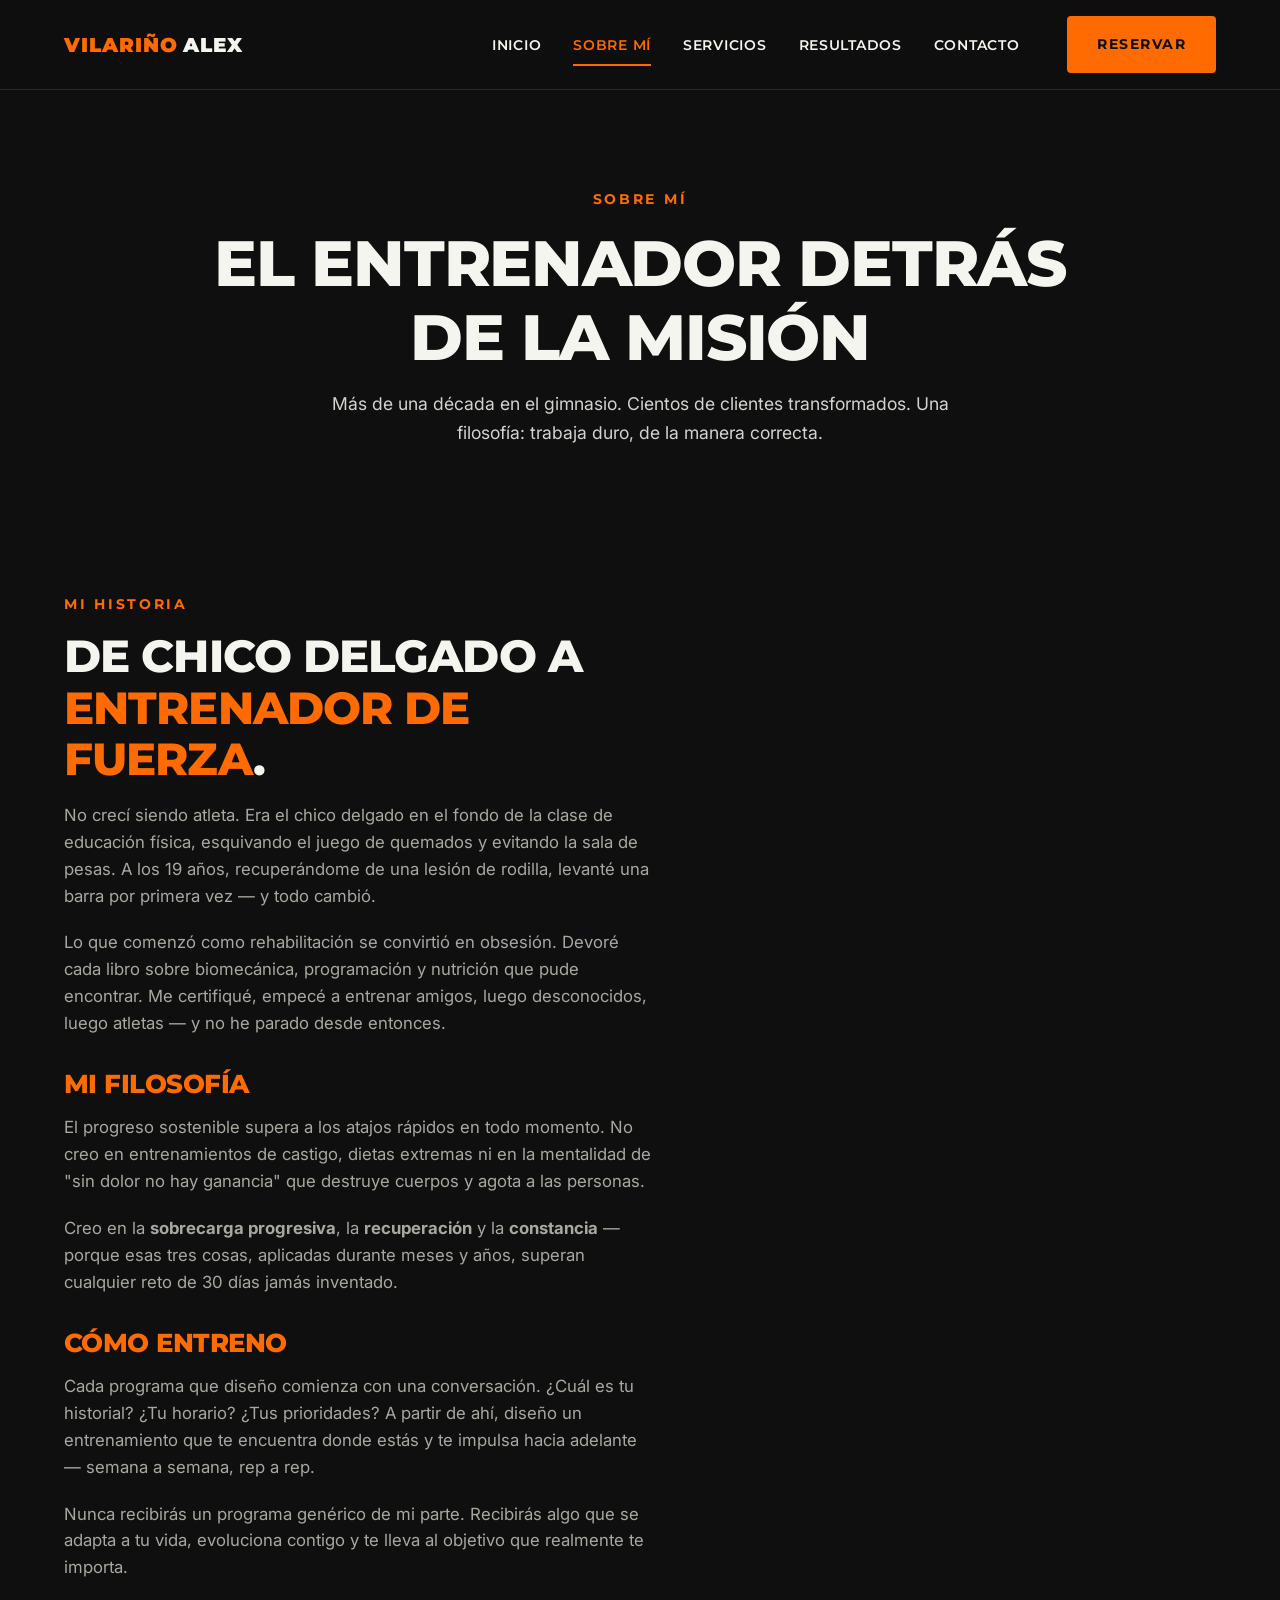
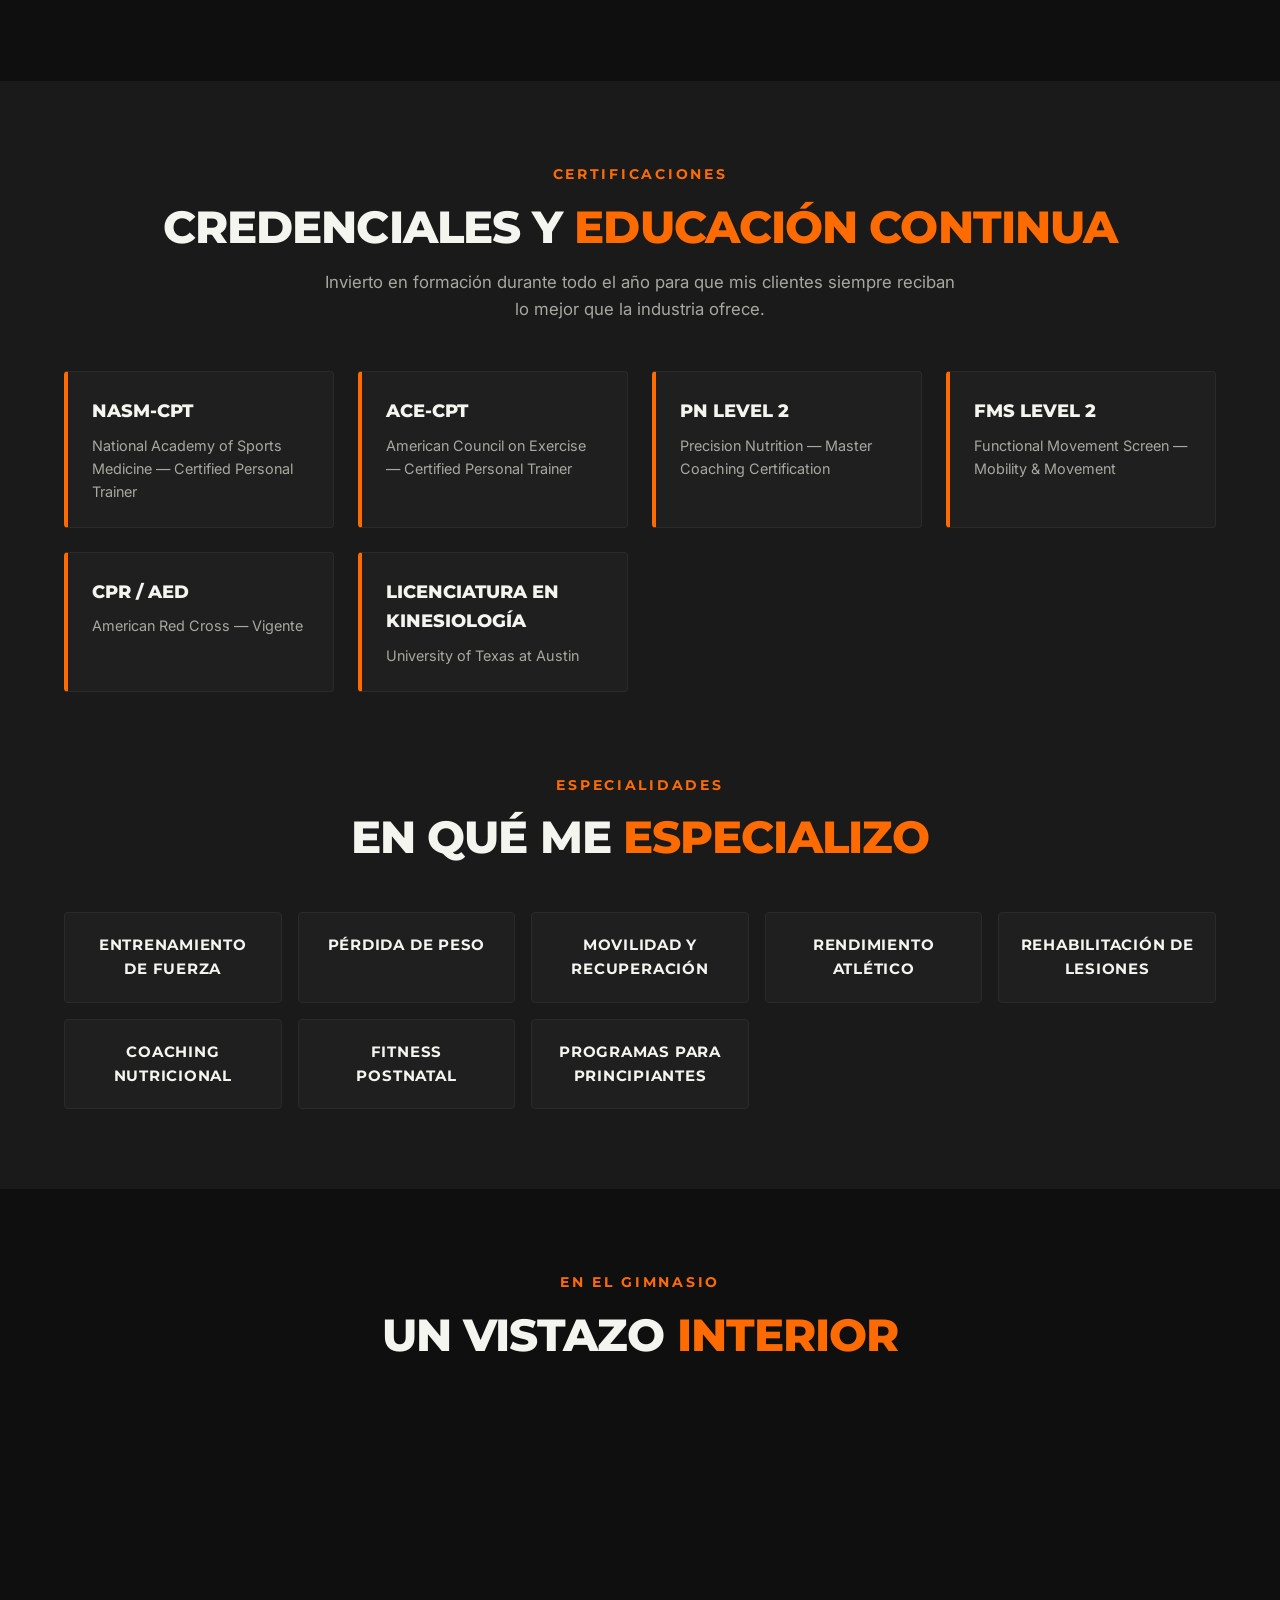
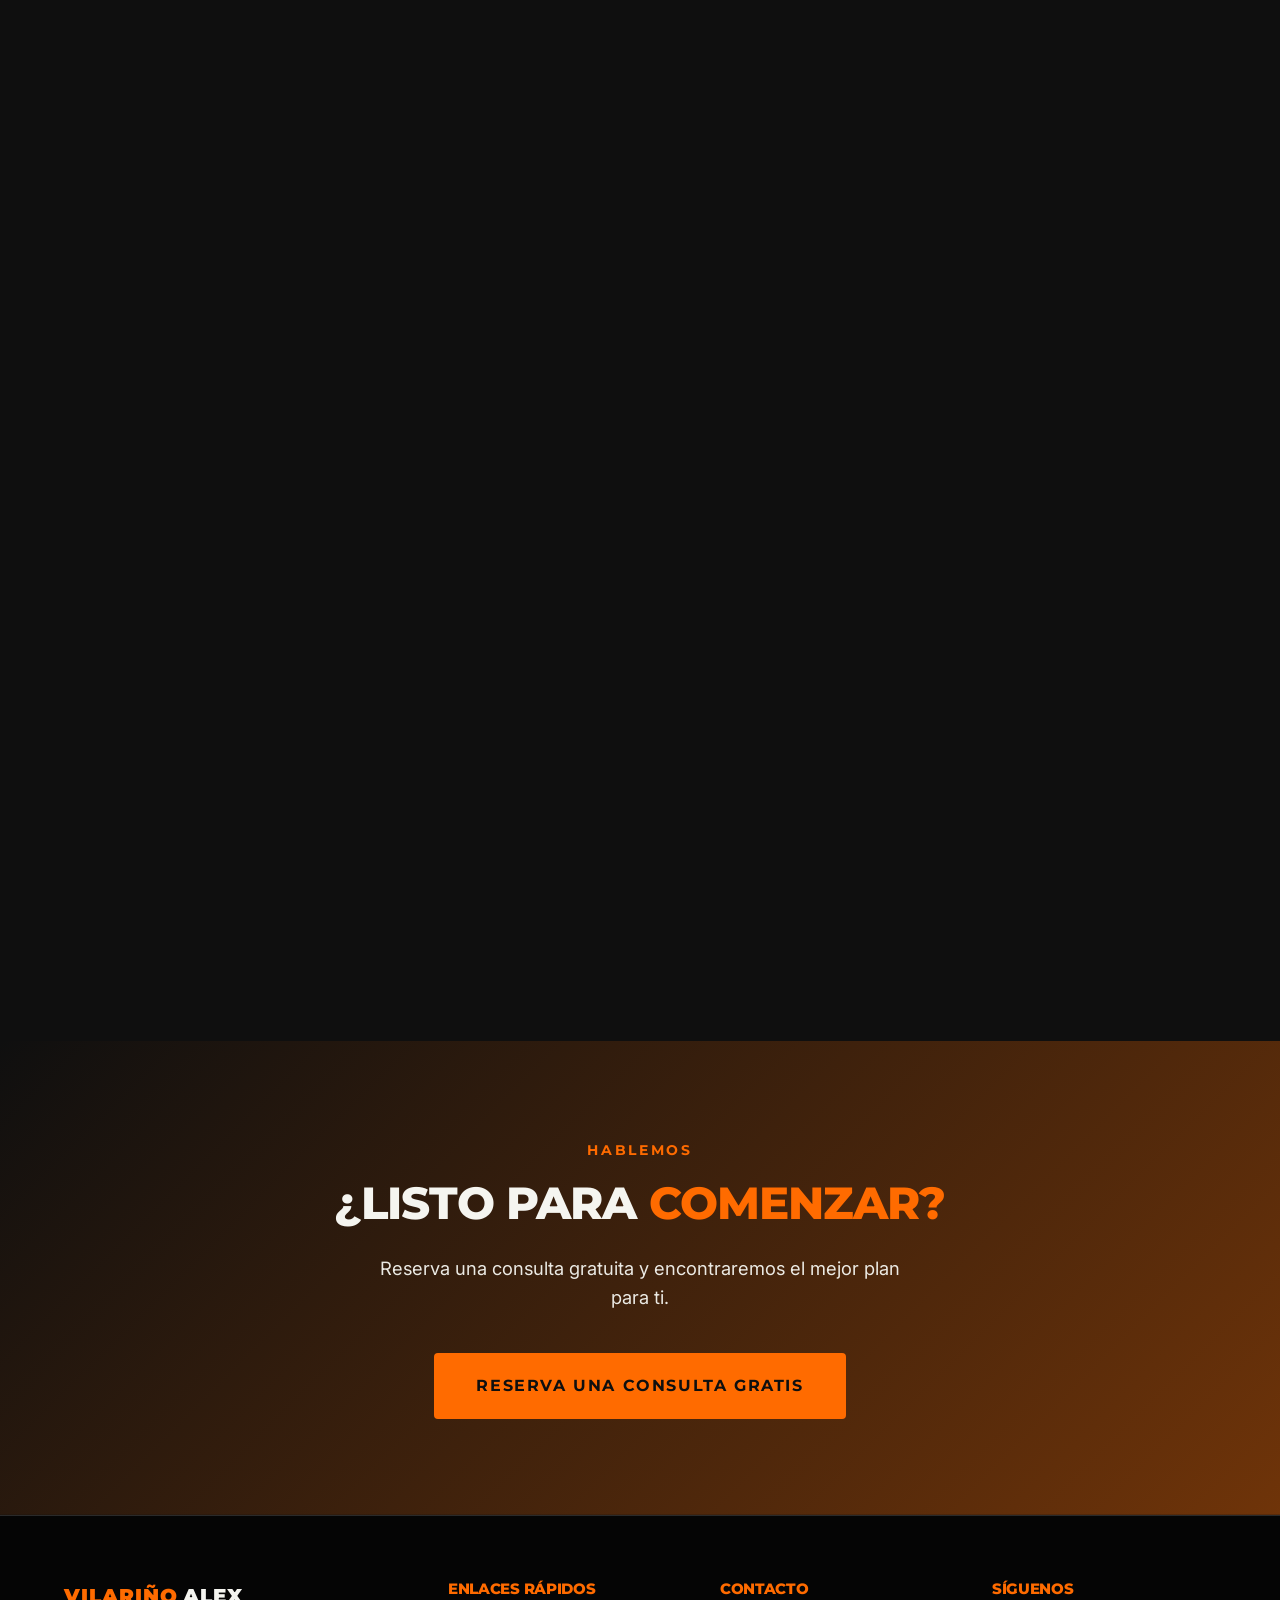
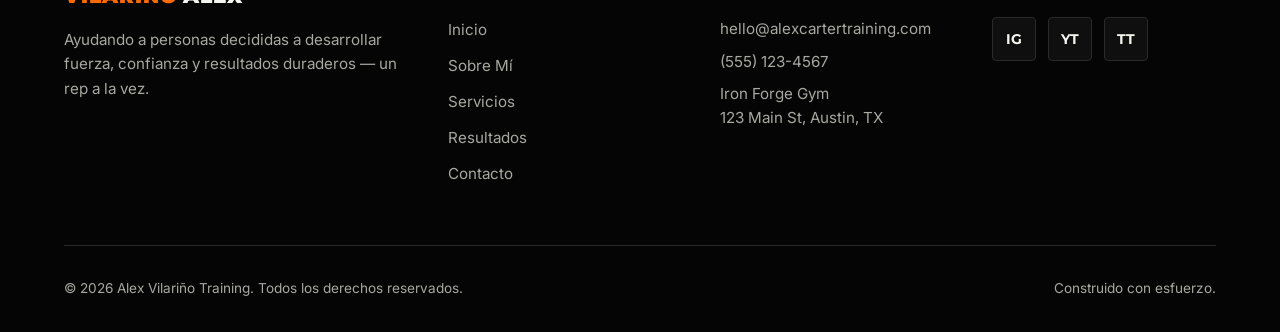
<file: about.html>
<!DOCTYPE html>
<html lang="es">
<head>
  <meta charset="UTF-8" />
  <meta name="viewport" content="width=device-width, initial-scale=1.0" />
  <title>Sobre Alex Vilariño | Entrenador Personal</title>
  <meta name="description" content="Conoce a Alex Vilariño — entrenador personal certificado con más de una década de experiencia en entrenamiento de fuerza, pérdida de peso y coaching de movilidad." />
  <link rel="preconnect" href="https://fonts.googleapis.com">
  <link rel="preconnect" href="https://fonts.gstatic.com" crossorigin>
  <link href="https://fonts.googleapis.com/css2?family=Montserrat:wght@600;700;800;900&family=Inter:wght@400;500;600&display=swap" rel="stylesheet">
  <link rel="stylesheet" href="css/styles.css" />
</head>
<body>

  <header class="navbar">
    <nav class="nav-container" aria-label="Principal">
      <a href="index.html" class="nav-logo">Alex<span>Vilariño</span></a>
      <button class="nav-toggle" aria-label="Abrir menú" aria-expanded="false" aria-controls="primary-nav">
        <span></span><span></span><span></span>
      </button>
      <ul class="nav-menu" id="primary-nav">
        <li><a href="index.html" class="nav-link">Inicio</a></li>
        <li><a href="about.html" class="nav-link active">Sobre Mí</a></li>
        <li><a href="services.html" class="nav-link">Servicios</a></li>
        <li><a href="transformations.html" class="nav-link">Resultados</a></li>
        <li><a href="contact.html" class="nav-link">Contacto</a></li>
        <li class="nav-cta"><a href="contact.html" class="btn btn-primary">Reservar</a></li>
      </ul>
    </nav>
  </header>

  <!-- ======== Encabezado de Página ======== -->
  <section class="page-header">
    <div class="container">
      <span class="eyebrow">Sobre Mí</span>
      <h1>El Entrenador Detrás <br>de la Misión</h1>
      <p>Más de una década en el gimnasio. Cientos de clientes transformados. Una filosofía: trabaja duro, de la manera correcta.</p>
    </div>
  </section>

  <!-- ======== Biografía ======== -->
  <section class="bio-section">
    <div class="container">
      <div class="bio-grid">
        <div class="bio-content">
          <span class="eyebrow">Mi Historia</span>
          <h2 class="section-title">De chico delgado a <span>entrenador de fuerza</span>.</h2>
          <p>
            No crecí siendo atleta. Era el chico delgado en el fondo de la clase de educación física, esquivando
            el juego de quemados y evitando la sala de pesas. A los 19 años, recuperándome de una lesión de rodilla,
            levanté una barra por primera vez — y todo cambió.
          </p>
          <p>
            Lo que comenzó como rehabilitación se convirtió en obsesión. Devoré cada libro sobre biomecánica, programación
            y nutrición que pude encontrar. Me certifiqué, empecé a entrenar amigos, luego desconocidos, luego
            atletas — y no he parado desde entonces.
          </p>

          <h3>Mi Filosofía</h3>
          <p>
            El progreso sostenible supera a los atajos rápidos en todo momento. No creo en entrenamientos de castigo,
            dietas extremas ni en la mentalidad de "sin dolor no hay ganancia" que destruye cuerpos y agota a las personas.
          </p>
          <p>
            Creo en la <strong>sobrecarga progresiva</strong>, la <strong>recuperación</strong> y la
            <strong>constancia</strong> — porque esas tres cosas, aplicadas durante meses y años,
            superan cualquier reto de 30 días jamás inventado.
          </p>

          <h3>Cómo Entreno</h3>
          <p>
            Cada programa que diseño comienza con una conversación. ¿Cuál es tu historial? ¿Tu horario? ¿Tus
            prioridades? A partir de ahí, diseño un entrenamiento que te encuentra donde estás y te impulsa
            hacia adelante — semana a semana, rep a rep.
          </p>
          <p>
            Nunca recibirás un programa genérico de mi parte. Recibirás algo que se adapta a tu vida,
            evoluciona contigo y te lleva al objetivo que realmente te importa.
          </p>
        </div>
        <div class="bio-image" role="img" aria-label="Entrenador en el gimnasio"></div>
      </div>
    </div>
  </section>

  <!-- ======== Credenciales ======== -->
  <section class="credentials">
    <div class="container">
      <div class="section-header">
        <span class="eyebrow">Certificaciones</span>
        <h2 class="section-title">Credenciales y <span>Educación Continua</span></h2>
        <p class="section-subtitle">Invierto en formación durante todo el año para que mis clientes siempre reciban lo mejor que la industria ofrece.</p>
      </div>

      <div class="credentials-grid">
        <div class="credential-card">
          <div class="credential-name">NASM-CPT</div>
          <div class="credential-issuer">National Academy of Sports Medicine — Certified Personal Trainer</div>
        </div>
        <div class="credential-card">
          <div class="credential-name">ACE-CPT</div>
          <div class="credential-issuer">American Council on Exercise — Certified Personal Trainer</div>
        </div>
        <div class="credential-card">
          <div class="credential-name">PN Level 2</div>
          <div class="credential-issuer">Precision Nutrition — Master Coaching Certification</div>
        </div>
        <div class="credential-card">
          <div class="credential-name">FMS Level 2</div>
          <div class="credential-issuer">Functional Movement Screen — Mobility & Movement</div>
        </div>
        <div class="credential-card">
          <div class="credential-name">CPR / AED</div>
          <div class="credential-issuer">American Red Cross — Vigente</div>
        </div>
        <div class="credential-card">
          <div class="credential-name">Licenciatura en Kinesiología</div>
          <div class="credential-issuer">University of Texas at Austin</div>
        </div>
      </div>

      <div class="section-header" style="margin-top: 5rem;">
        <span class="eyebrow">Especialidades</span>
        <h2 class="section-title">En Qué Me <span>Especializo</span></h2>
      </div>
      <div class="specialties-list">
        <div class="specialty-tag">Entrenamiento de Fuerza</div>
        <div class="specialty-tag">Pérdida de Peso</div>
        <div class="specialty-tag">Movilidad y Recuperación</div>
        <div class="specialty-tag">Rendimiento Atlético</div>
        <div class="specialty-tag">Rehabilitación de Lesiones</div>
        <div class="specialty-tag">Coaching Nutricional</div>
        <div class="specialty-tag">Fitness Postnatal</div>
        <div class="specialty-tag">Programas para Principiantes</div>
      </div>
    </div>
  </section>

  <!-- ======== Galería de Fotos ======== -->
  <section class="gallery">
    <div class="container">
      <div class="section-header">
        <span class="eyebrow">En el Gimnasio</span>
        <h2 class="section-title">Un Vistazo <span>Interior</span></h2>
      </div>

      <div class="gallery-grid">
        <div class="gallery-item" style="background-image: url('https://picsum.photos/id/176/600/800')" role="img" aria-label="Sesión de entrenamiento"></div>
        <div class="gallery-item" style="background-image: url('https://picsum.photos/id/1011/600/600')" role="img" aria-label="Coaching atlético"></div>
        <div class="gallery-item" style="background-image: url('https://picsum.photos/id/1025/600/600')" role="img" aria-label="Entrenamiento de fuerza"></div>
        <div class="gallery-item" style="background-image: url('https://picsum.photos/id/1027/600/600')" role="img" aria-label="Entrenamiento grupal"></div>
        <div class="gallery-item" style="background-image: url('https://picsum.photos/id/292/600/600')" role="img" aria-label="Equipamiento del gimnasio"></div>
        <div class="gallery-item" style="background-image: url('https://picsum.photos/id/1058/600/600')" role="img" aria-label="Entrenamiento al aire libre"></div>
      </div>
    </div>
  </section>

  <!-- ======== Llamada a la Acción ======== -->
  <section class="cta-banner">
    <div class="container">
      <span class="eyebrow">Hablemos</span>
      <h2 class="section-title">¿Listo para <span>Comenzar?</span></h2>
      <p>Reserva una consulta gratuita y encontraremos el mejor plan para ti.</p>
      <a href="contact.html" class="btn btn-primary btn-large">Reserva una Consulta Gratis</a>
    </div>
  </section>

  <!-- ======== Pie de Página ======== -->
  <footer class="footer">
    <div class="container">
      <div class="footer-grid">
        <div class="footer-brand">
          <a href="index.html" class="nav-logo">Alex<span>Vilariño</span></a>
          <p>Ayudando a personas decididas a desarrollar fuerza, confianza y resultados duraderos — un rep a la vez.</p>
        </div>
        <div class="footer-col">
          <h4>Enlaces Rápidos</h4>
          <ul>
            <li><a href="index.html">Inicio</a></li>
            <li><a href="about.html">Sobre Mí</a></li>
            <li><a href="services.html">Servicios</a></li>
            <li><a href="transformations.html">Resultados</a></li>
            <li><a href="contact.html">Contacto</a></li>
          </ul>
        </div>
        <div class="footer-col">
          <h4>Contacto</h4>
          <p>hello@alexcartertraining.com</p>
          <p>(555) 123-4567</p>
          <p>Iron Forge Gym<br/>123 Main St, Austin, TX</p>
        </div>
        <div class="footer-col">
          <h4>Síguenos</h4>
          <div class="social-row">
            <a href="#" class="social-icon" aria-label="Instagram">IG</a>
            <a href="#" class="social-icon" aria-label="YouTube">YT</a>
            <a href="#" class="social-icon" aria-label="TikTok">TT</a>
          </div>
        </div>
      </div>
      <div class="footer-bottom">
        <p>&copy; <span class="footer-year">2026</span> Alex Vilariño Training. Todos los derechos reservados.</p>
        <p>Construido con esfuerzo.</p>
      </div>
    </div>
  </footer>

  <script src="js/script.js"></script>
</body>
</html>
</file>
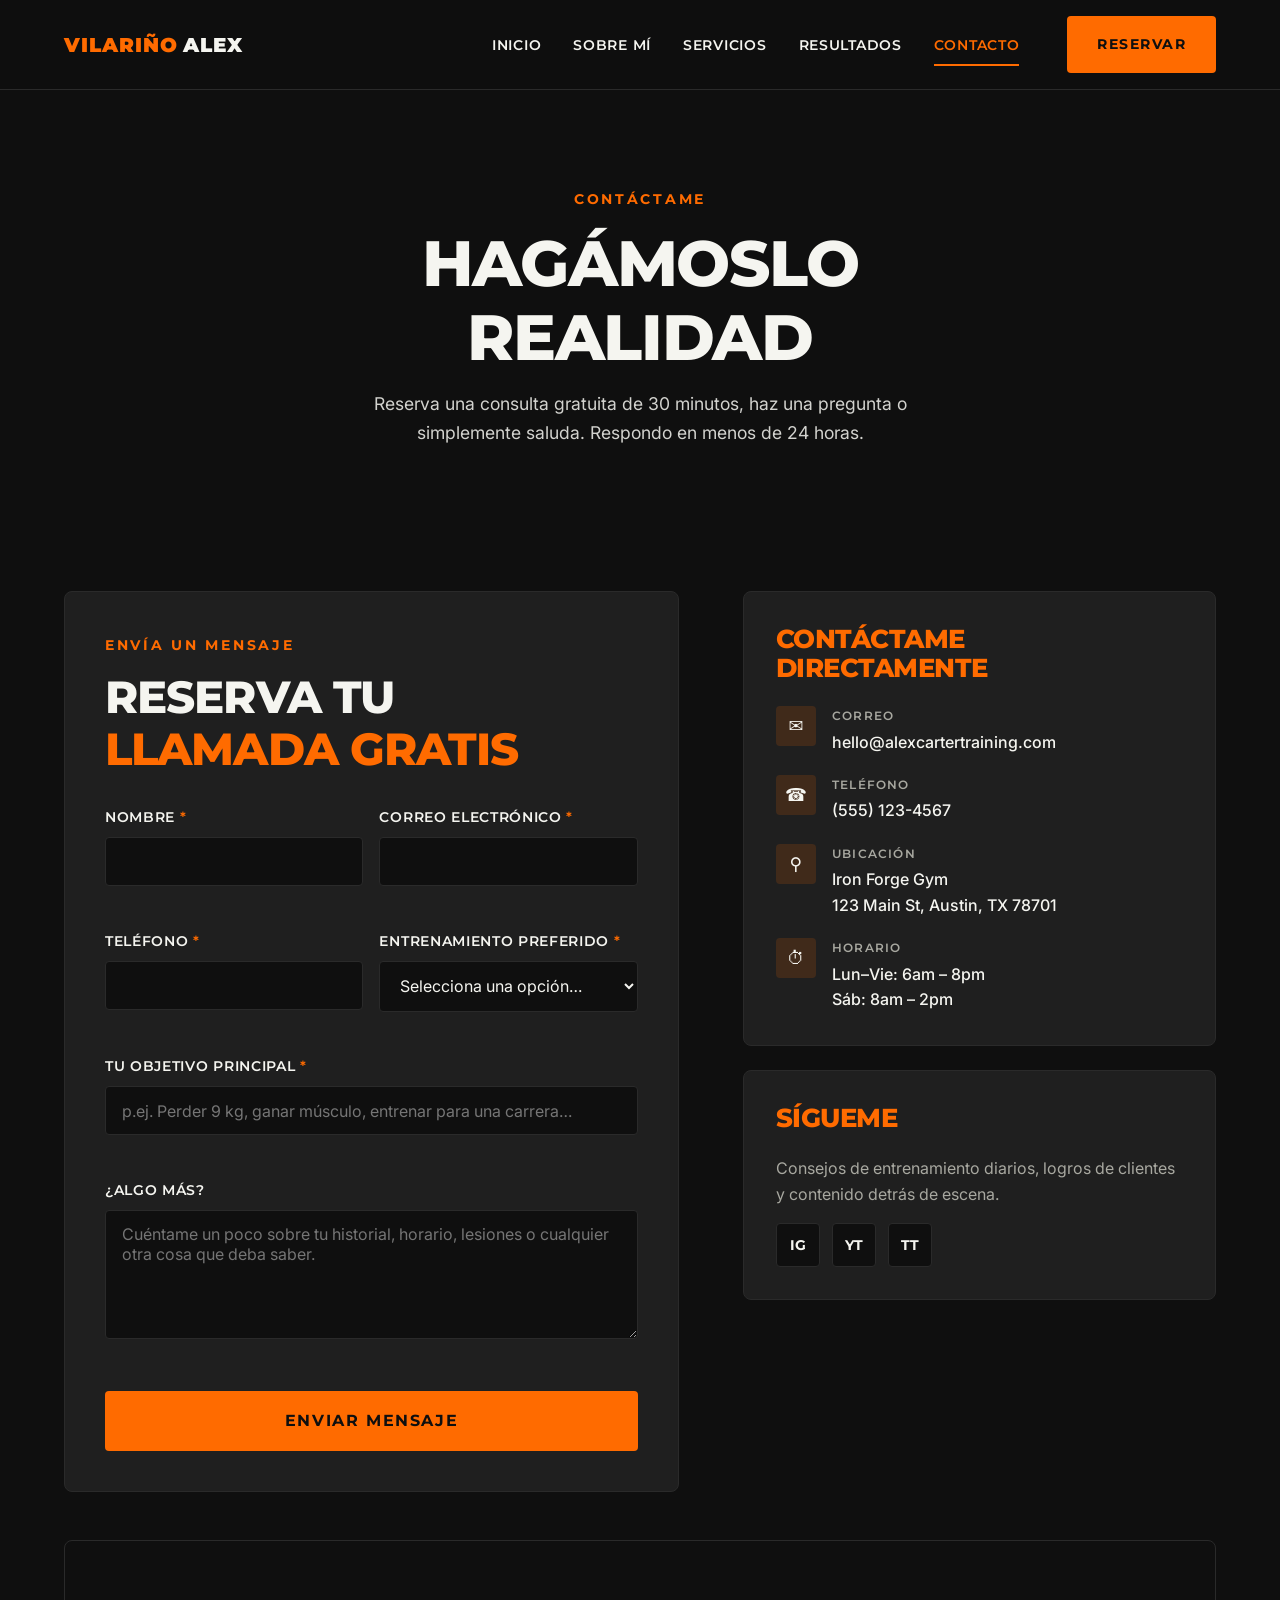
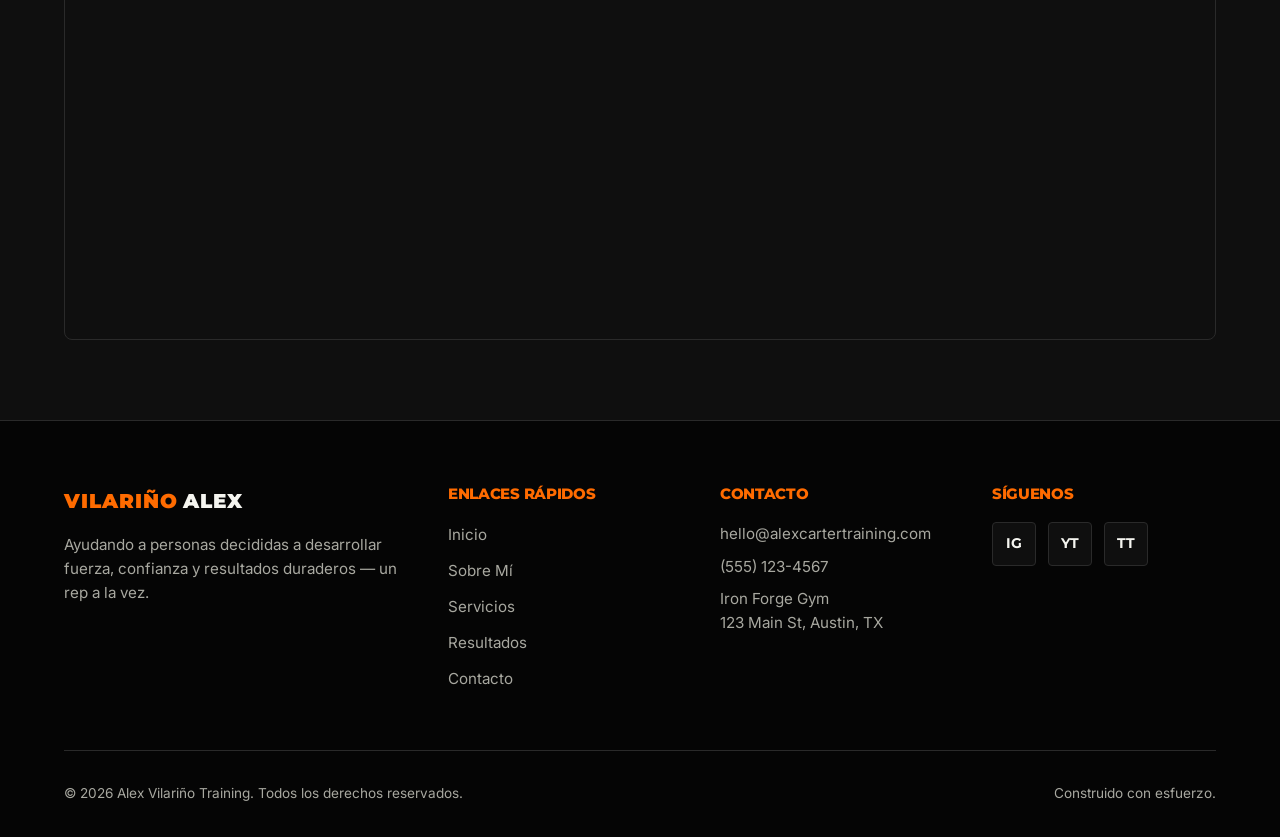
<file: contact.html>
<!DOCTYPE html>
<html lang="es">
<head>
  <meta charset="UTF-8" />
  <meta name="viewport" content="width=device-width, initial-scale=1.0" />
  <title>Contacto y Reservas | Alex Vilariño Entrenamiento Personal</title>
  <meta name="description" content="Reserva una consulta gratuita con Alex Vilariño Entrenamiento Personal. Ubicado en Austin, TX. Coaching online disponible en todo el mundo." />
  <link rel="preconnect" href="https://fonts.googleapis.com">
  <link rel="preconnect" href="https://fonts.gstatic.com" crossorigin>
  <link href="https://fonts.googleapis.com/css2?family=Montserrat:wght@600;700;800;900&family=Inter:wght@400;500;600&display=swap" rel="stylesheet">
  <link rel="stylesheet" href="css/styles.css" />
</head>
<body>

  <header class="navbar">
    <nav class="nav-container" aria-label="Principal">
      <a href="index.html" class="nav-logo">Alex<span>Vilariño</span></a>
      <button class="nav-toggle" aria-label="Abrir menú" aria-expanded="false" aria-controls="primary-nav">
        <span></span><span></span><span></span>
      </button>
      <ul class="nav-menu" id="primary-nav">
        <li><a href="index.html" class="nav-link">Inicio</a></li>
        <li><a href="about.html" class="nav-link">Sobre Mí</a></li>
        <li><a href="services.html" class="nav-link">Servicios</a></li>
        <li><a href="transformations.html" class="nav-link">Resultados</a></li>
        <li><a href="contact.html" class="nav-link active">Contacto</a></li>
        <li class="nav-cta"><a href="contact.html" class="btn btn-primary">Reservar</a></li>
      </ul>
    </nav>
  </header>

  <!-- ======== Encabezado de Página ======== -->
  <section class="page-header">
    <div class="container">
      <span class="eyebrow">Contáctame</span>
      <h1>Hagámoslo<br>Realidad</h1>
      <p>Reserva una consulta gratuita de 30 minutos, haz una pregunta o simplemente saluda. Respondo en menos de 24 horas.</p>
    </div>
  </section>

  <!-- ======== Sección de Contacto ======== -->
  <section>
    <div class="container">
      <div class="contact-grid">

        <!-- Formulario de Contacto -->
        <form class="contact-form" novalidate>
          <span class="eyebrow">Envía un Mensaje</span>
          <h2 class="section-title" style="margin-bottom: 2rem;">Reserva Tu <span>Llamada Gratis</span></h2>

          <div class="form-success" role="status" aria-live="polite">
            <strong>Gracias — ¡mensaje recibido!</strong>
            Me pondré en contacto en 24 horas para programar tu consulta gratuita.
          </div>

          <div class="form-row">
            <div class="form-group">
              <label class="form-label" for="name">Nombre <span class="required">*</span></label>
              <input class="form-input" type="text" id="name" name="name" data-validate="required" autocomplete="name" />
              <span class="form-error" aria-live="polite"></span>
            </div>
            <div class="form-group">
              <label class="form-label" for="email">Correo Electrónico <span class="required">*</span></label>
              <input class="form-input" type="email" id="email" name="email" data-validate="required,email" autocomplete="email" />
              <span class="form-error" aria-live="polite"></span>
            </div>
          </div>

          <div class="form-row">
            <div class="form-group">
              <label class="form-label" for="phone">Teléfono <span class="required">*</span></label>
              <input class="form-input" type="tel" id="phone" name="phone" data-validate="required,phone" autocomplete="tel" />
              <span class="form-error" aria-live="polite"></span>
            </div>
            <div class="form-group">
              <label class="form-label" for="trainingType">Entrenamiento Preferido <span class="required">*</span></label>
              <select class="form-select" id="trainingType" name="trainingType" data-validate="required">
                <option value="">Selecciona una opción…</option>
                <option value="1-on-1">1 a 1 Presencial</option>
                <option value="online">Coaching Online</option>
                <option value="nutrition">Planificación Nutricional</option>
                <option value="not-sure">No estoy seguro aún</option>
              </select>
              <span class="form-error" aria-live="polite"></span>
            </div>
          </div>

          <div class="form-group">
            <label class="form-label" for="goal">Tu Objetivo Principal <span class="required">*</span></label>
            <input class="form-input" type="text" id="goal" name="goal" placeholder="p.ej. Perder 9 kg, ganar músculo, entrenar para una carrera…" data-validate="required" />
            <span class="form-error" aria-live="polite"></span>
          </div>

          <div class="form-group">
            <label class="form-label" for="message">¿Algo Más?</label>
            <textarea class="form-textarea" id="message" name="message" rows="5" placeholder="Cuéntame un poco sobre tu historial, horario, lesiones o cualquier otra cosa que deba saber."></textarea>
            <span class="form-error" aria-live="polite"></span>
          </div>

          <button type="submit" class="btn btn-primary btn-large" style="width: 100%;">Enviar Mensaje</button>
        </form>

        <!-- Información de Contacto -->
        <aside class="contact-info">
          <div class="contact-info-block">
            <h3>Contáctame Directamente</h3>

            <div class="contact-info-item">
              <div class="contact-info-icon" aria-hidden="true">✉</div>
              <div>
                <div class="contact-info-label">Correo</div>
                <div class="contact-info-value">hello@alexcartertraining.com</div>
              </div>
            </div>

            <div class="contact-info-item">
              <div class="contact-info-icon" aria-hidden="true">☎</div>
              <div>
                <div class="contact-info-label">Teléfono</div>
                <div class="contact-info-value">(555) 123-4567</div>
              </div>
            </div>

            <div class="contact-info-item">
              <div class="contact-info-icon" aria-hidden="true">⚲</div>
              <div>
                <div class="contact-info-label">Ubicación</div>
                <div class="contact-info-value">Iron Forge Gym<br/>123 Main St, Austin, TX 78701</div>
              </div>
            </div>

            <div class="contact-info-item">
              <div class="contact-info-icon" aria-hidden="true">⏱</div>
              <div>
                <div class="contact-info-label">Horario</div>
                <div class="contact-info-value">Lun–Vie: 6am – 8pm<br/>Sáb: 8am – 2pm</div>
              </div>
            </div>
          </div>

          <div class="contact-info-block">
            <h3>Sígueme</h3>
            <p style="margin-bottom: 0.5rem;">Consejos de entrenamiento diarios, logros de clientes y contenido detrás de escena.</p>
            <div class="social-row">
              <a href="#" class="social-icon" aria-label="Instagram">IG</a>
              <a href="#" class="social-icon" aria-label="YouTube">YT</a>
              <a href="#" class="social-icon" aria-label="TikTok">TT</a>
            </div>
          </div>
        </aside>
      </div>

      <!-- Mapa -->
      <div class="map-container">
        <iframe
          src="https://www.google.com/maps?q=Austin,TX&output=embed"
          loading="lazy"
          referrerpolicy="no-referrer-when-downgrade"
          title="Mapa de ubicación del gimnasio">
        </iframe>
      </div>
    </div>
  </section>

  <!-- ======== Pie de Página ======== -->
  <footer class="footer">
    <div class="container">
      <div class="footer-grid">
        <div class="footer-brand">
          <a href="index.html" class="nav-logo">Alex<span>Vilariño</span></a>
          <p>Ayudando a personas decididas a desarrollar fuerza, confianza y resultados duraderos — un rep a la vez.</p>
        </div>
        <div class="footer-col">
          <h4>Enlaces Rápidos</h4>
          <ul>
            <li><a href="index.html">Inicio</a></li>
            <li><a href="about.html">Sobre Mí</a></li>
            <li><a href="services.html">Servicios</a></li>
            <li><a href="transformations.html">Resultados</a></li>
            <li><a href="contact.html">Contacto</a></li>
          </ul>
        </div>
        <div class="footer-col">
          <h4>Contacto</h4>
          <p>hello@alexcartertraining.com</p>
          <p>(555) 123-4567</p>
          <p>Iron Forge Gym<br/>123 Main St, Austin, TX</p>
        </div>
        <div class="footer-col">
          <h4>Síguenos</h4>
          <div class="social-row">
            <a href="#" class="social-icon" aria-label="Instagram">IG</a>
            <a href="#" class="social-icon" aria-label="YouTube">YT</a>
            <a href="#" class="social-icon" aria-label="TikTok">TT</a>
          </div>
        </div>
      </div>
      <div class="footer-bottom">
        <p>&copy; <span class="footer-year">2026</span> Alex Vilariño Training. Todos los derechos reservados.</p>
        <p>Construido con esfuerzo.</p>
      </div>
    </div>
  </footer>

  <script src="js/script.js"></script>
</body>
</html>
</file>
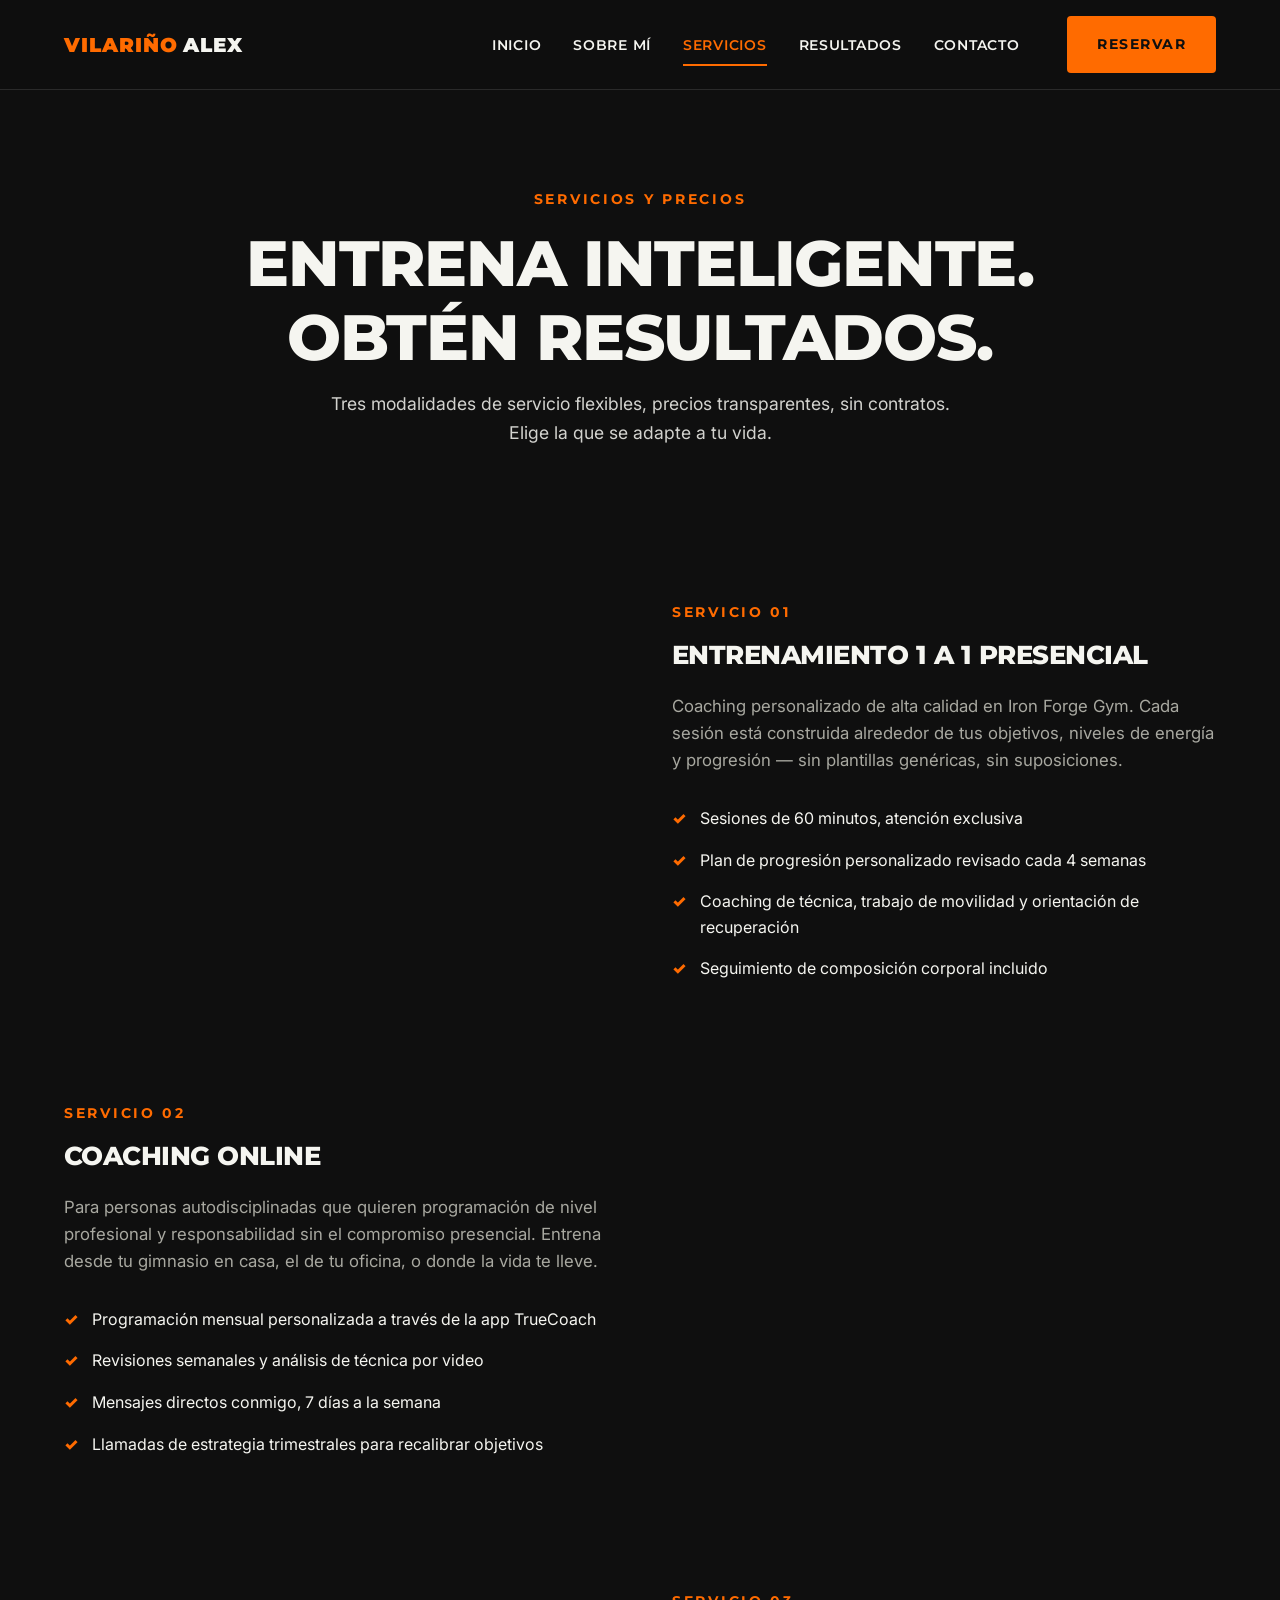
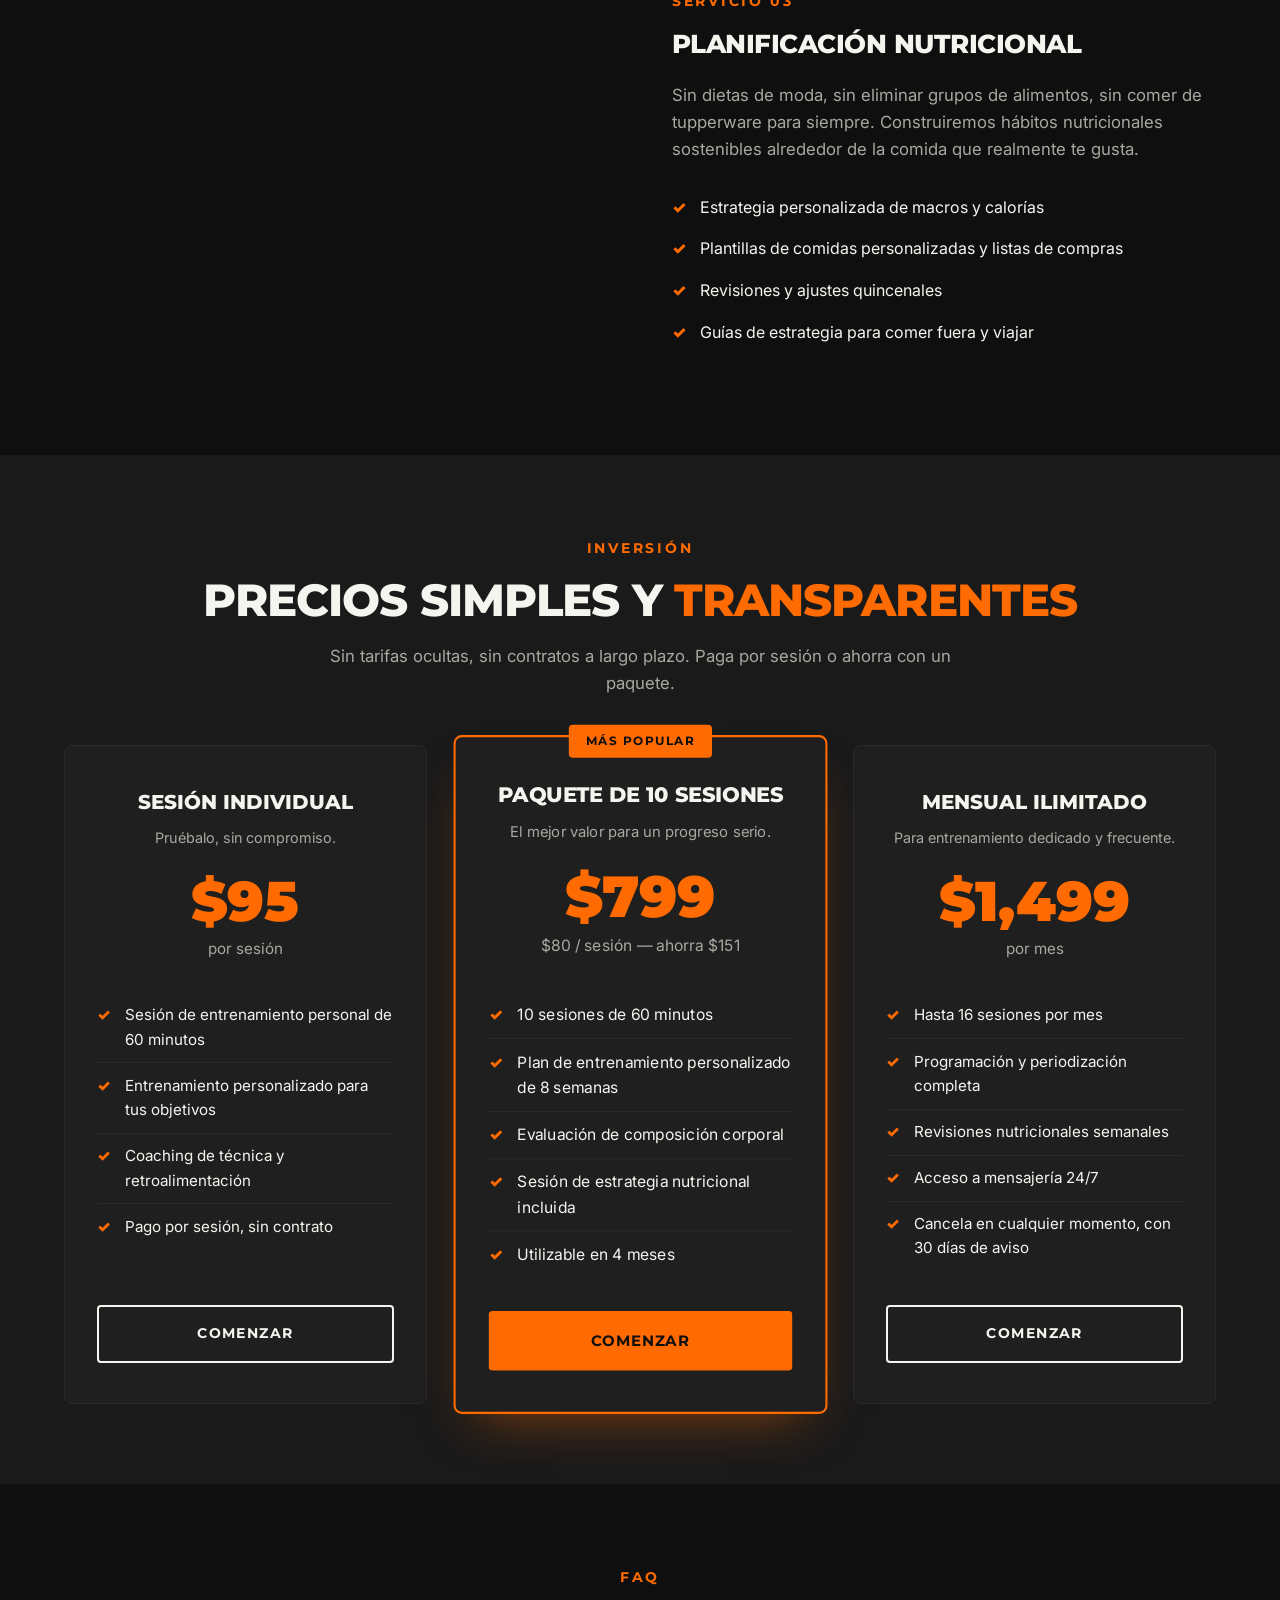
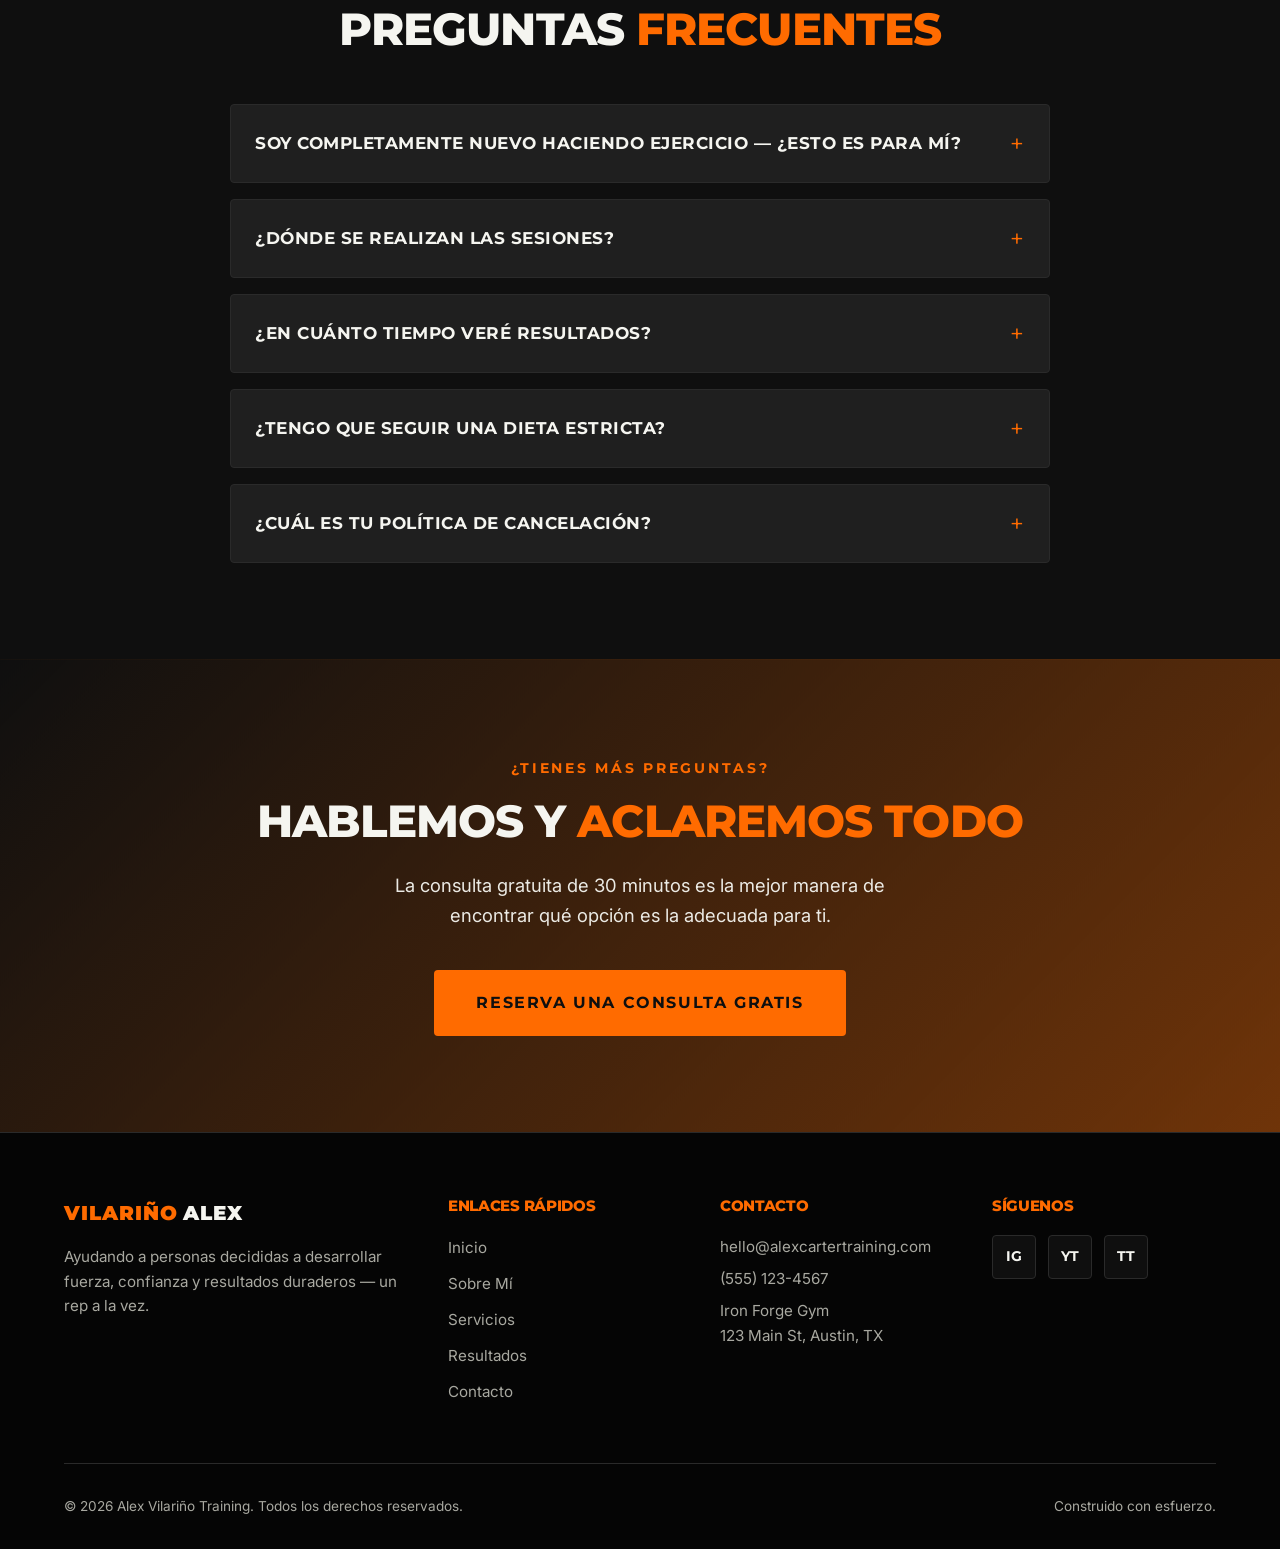
<file: services.html>
<!DOCTYPE html>
<html lang="es">
<head>
  <meta charset="UTF-8" />
  <meta name="viewport" content="width=device-width, initial-scale=1.0" />
  <title>Servicios y Precios | Alex Vilariño Entrenamiento Personal</title>
  <meta name="description" content="Servicios de entrenamiento personal y precios — sesiones 1 a 1, coaching online y paquetes de planificación nutricional adaptados a tus objetivos." />
  <link rel="preconnect" href="https://fonts.googleapis.com">
  <link rel="preconnect" href="https://fonts.gstatic.com" crossorigin>
  <link href="https://fonts.googleapis.com/css2?family=Montserrat:wght@600;700;800;900&family=Inter:wght@400;500;600&display=swap" rel="stylesheet">
  <link rel="stylesheet" href="css/styles.css" />
</head>
<body>

  <header class="navbar">
    <nav class="nav-container" aria-label="Principal">
      <a href="index.html" class="nav-logo">Alex<span>Vilariño</span></a>
      <button class="nav-toggle" aria-label="Abrir menú" aria-expanded="false" aria-controls="primary-nav">
        <span></span><span></span><span></span>
      </button>
      <ul class="nav-menu" id="primary-nav">
        <li><a href="index.html" class="nav-link">Inicio</a></li>
        <li><a href="about.html" class="nav-link">Sobre Mí</a></li>
        <li><a href="services.html" class="nav-link active">Servicios</a></li>
        <li><a href="transformations.html" class="nav-link">Resultados</a></li>
        <li><a href="contact.html" class="nav-link">Contacto</a></li>
        <li class="nav-cta"><a href="contact.html" class="btn btn-primary">Reservar</a></li>
      </ul>
    </nav>
  </header>

  <!-- ======== Encabezado de Página ======== -->
  <section class="page-header">
    <div class="container">
      <span class="eyebrow">Servicios y Precios</span>
      <h1>Entrena Inteligente.<br>Obtén Resultados.</h1>
      <p>Tres modalidades de servicio flexibles, precios transparentes, sin contratos. Elige la que se adapte a tu vida.</p>
    </div>
  </section>

  <!-- ======== Servicios Detallados ======== -->
  <section class="services-detailed">
    <div class="container">

      <article class="service-detail">
        <div class="service-detail-image" style="background-image: url('https://picsum.photos/id/176/800/600')"></div>
        <div class="service-detail-content">
          <span class="eyebrow">Servicio 01</span>
          <h3>Entrenamiento 1 a 1 Presencial</h3>
          <p>
            Coaching personalizado de alta calidad en Iron Forge Gym. Cada sesión está construida alrededor de tus objetivos,
            niveles de energía y progresión — sin plantillas genéricas, sin suposiciones.
          </p>
          <ul class="service-features">
            <li>Sesiones de 60 minutos, atención exclusiva</li>
            <li>Plan de progresión personalizado revisado cada 4 semanas</li>
            <li>Coaching de técnica, trabajo de movilidad y orientación de recuperación</li>
            <li>Seguimiento de composición corporal incluido</li>
          </ul>
        </div>
      </article>

      <article class="service-detail">
        <div class="service-detail-image" style="background-image: url('https://picsum.photos/id/1062/800/600')"></div>
        <div class="service-detail-content">
          <span class="eyebrow">Servicio 02</span>
          <h3>Coaching Online</h3>
          <p>
            Para personas autodisciplinadas que quieren programación de nivel profesional y responsabilidad sin el
            compromiso presencial. Entrena desde tu gimnasio en casa, el de tu oficina, o donde la vida te lleve.
          </p>
          <ul class="service-features">
            <li>Programación mensual personalizada a través de la app TrueCoach</li>
            <li>Revisiones semanales y análisis de técnica por video</li>
            <li>Mensajes directos conmigo, 7 días a la semana</li>
            <li>Llamadas de estrategia trimestrales para recalibrar objetivos</li>
          </ul>
        </div>
      </article>

      <article class="service-detail">
        <div class="service-detail-image" style="background-image: url('https://picsum.photos/id/292/800/600')"></div>
        <div class="service-detail-content">
          <span class="eyebrow">Servicio 03</span>
          <h3>Planificación Nutricional</h3>
          <p>
            Sin dietas de moda, sin eliminar grupos de alimentos, sin comer de tupperware para siempre. Construiremos
            hábitos nutricionales sostenibles alrededor de la comida que realmente te gusta.
          </p>
          <ul class="service-features">
            <li>Estrategia personalizada de macros y calorías</li>
            <li>Plantillas de comidas personalizadas y listas de compras</li>
            <li>Revisiones y ajustes quincenales</li>
            <li>Guías de estrategia para comer fuera y viajar</li>
          </ul>
        </div>
      </article>

    </div>
  </section>

  <!-- ======== Precios ======== -->
  <section class="pricing">
    <div class="container">
      <div class="section-header">
        <span class="eyebrow">Inversión</span>
        <h2 class="section-title">Precios Simples y <span>Transparentes</span></h2>
        <p class="section-subtitle">Sin tarifas ocultas, sin contratos a largo plazo. Paga por sesión o ahorra con un paquete.</p>
      </div>

      <div class="pricing-grid">
        <article class="pricing-card">
          <div class="pricing-name">Sesión Individual</div>
          <p class="pricing-desc">Pruébalo, sin compromiso.</p>
          <div class="pricing-price">
            <span class="amount">$95</span>
            <span class="period">por sesión</span>
          </div>
          <ul class="pricing-features">
            <li>Sesión de entrenamiento personal de 60 minutos</li>
            <li>Entrenamiento personalizado para tus objetivos</li>
            <li>Coaching de técnica y retroalimentación</li>
            <li>Pago por sesión, sin contrato</li>
          </ul>
          <a href="contact.html" class="btn btn-secondary">Comenzar</a>
        </article>

        <article class="pricing-card featured">
          <div class="pricing-badge">Más Popular</div>
          <div class="pricing-name">Paquete de 10 Sesiones</div>
          <p class="pricing-desc">El mejor valor para un progreso serio.</p>
          <div class="pricing-price">
            <span class="amount">$799</span>
            <span class="period">$80 / sesión — ahorra $151</span>
          </div>
          <ul class="pricing-features">
            <li>10 sesiones de 60 minutos</li>
            <li>Plan de entrenamiento personalizado de 8 semanas</li>
            <li>Evaluación de composición corporal</li>
            <li>Sesión de estrategia nutricional incluida</li>
            <li>Utilizable en 4 meses</li>
          </ul>
          <a href="contact.html" class="btn btn-primary">Comenzar</a>
        </article>

        <article class="pricing-card">
          <div class="pricing-name">Mensual Ilimitado</div>
          <p class="pricing-desc">Para entrenamiento dedicado y frecuente.</p>
          <div class="pricing-price">
            <span class="amount">$1,499</span>
            <span class="period">por mes</span>
          </div>
          <ul class="pricing-features">
            <li>Hasta 16 sesiones por mes</li>
            <li>Programación y periodización completa</li>
            <li>Revisiones nutricionales semanales</li>
            <li>Acceso a mensajería 24/7</li>
            <li>Cancela en cualquier momento, con 30 días de aviso</li>
          </ul>
          <a href="contact.html" class="btn btn-secondary">Comenzar</a>
        </article>
      </div>
    </div>
  </section>

  <!-- ======== Preguntas Frecuentes ======== -->
  <section class="faq">
    <div class="container">
      <div class="section-header">
        <span class="eyebrow">FAQ</span>
        <h2 class="section-title">Preguntas <span>Frecuentes</span></h2>
      </div>

      <div class="faq-list">
        <div class="faq-item">
          <button class="faq-question" aria-expanded="false">
            <span>Soy completamente nuevo haciendo ejercicio — ¿esto es para mí?</span>
            <span class="faq-icon" aria-hidden="true">+</span>
          </button>
          <div class="faq-answer">
            <div class="faq-answer-inner">
              Absolutamente. La mayoría de mis clientes empezaron en algún punto entre "no he entrenado en años" y
              "nunca he entrenado, punto". Comenzaremos con los fundamentos del movimiento, construiremos una base de
              forma segura y avanzaremos desde ahí. Sin juicios, sin egos — solo progreso constante.
            </div>
          </div>
        </div>

        <div class="faq-item">
          <button class="faq-question" aria-expanded="false">
            <span>¿Dónde se realizan las sesiones?</span>
            <span class="faq-icon" aria-hidden="true">+</span>
          </button>
          <div class="faq-answer">
            <div class="faq-answer-inner">
              Las sesiones presenciales se realizan en Iron Forge Gym en Austin (123 Main St). También puedo entrenar
              en gimnasios privados o en tu gimnasio en casa según la disponibilidad de equipamiento — hablemos sobre
              lo que funciona mejor para ti.
            </div>
          </div>
        </div>

        <div class="faq-item">
          <button class="faq-question" aria-expanded="false">
            <span>¿En cuánto tiempo veré resultados?</span>
            <span class="faq-icon" aria-hidden="true">+</span>
          </button>
          <div class="faq-answer">
            <div class="faq-answer-inner">
              La mayoría de los clientes se sienten notablemente más fuertes y con más energía en 4 a 6 semanas. Los
              cambios físicos visibles suelen aparecer entre las 8 y 12 semanas de entrenamiento y nutrición constantes.
              Dicho esto, cada cuerpo es diferente — estableceré expectativas realistas y personalizadas durante
              tu consulta.
            </div>
          </div>
        </div>

        <div class="faq-item">
          <button class="faq-question" aria-expanded="false">
            <span>¿Tengo que seguir una dieta estricta?</span>
            <span class="faq-icon" aria-hidden="true">+</span>
          </button>
          <div class="faq-answer">
            <div class="faq-answer-inner">
              No. No creo en las dietas restrictivas — no duran y arruinan tu relación con la comida. Construiremos
              hábitos nutricionales flexibles y sostenibles que funcionen con tu vida, incluyendo comer fuera,
              viajar y la ocasional noche de pizza.
            </div>
          </div>
        </div>

        <div class="faq-item">
          <button class="faq-question" aria-expanded="false">
            <span>¿Cuál es tu política de cancelación?</span>
            <span class="faq-icon" aria-hidden="true">+</span>
          </button>
          <div class="faq-answer">
            <div class="faq-answer-inner">
              Las sesiones canceladas con al menos 24 horas de anticipación se reprograman sin cargo. Las
              cancelaciones tardías o ausencias se contabilizan como una sesión utilizada. Los miembros del plan
              Mensual Ilimitado pueden cancelar con 30 días de aviso escrito — sin comisiones, sin complicaciones.
            </div>
          </div>
        </div>
      </div>
    </div>
  </section>

  <!-- ======== Llamada a la Acción ======== -->
  <section class="cta-banner">
    <div class="container">
      <span class="eyebrow">¿Tienes Más Preguntas?</span>
      <h2 class="section-title">Hablemos y <span>Aclaremos Todo</span></h2>
      <p>La consulta gratuita de 30 minutos es la mejor manera de encontrar qué opción es la adecuada para ti.</p>
      <a href="contact.html" class="btn btn-primary btn-large">Reserva una Consulta Gratis</a>
    </div>
  </section>

  <!-- ======== Pie de Página ======== -->
  <footer class="footer">
    <div class="container">
      <div class="footer-grid">
        <div class="footer-brand">
          <a href="index.html" class="nav-logo">Alex<span>Vilariño</span></a>
          <p>Ayudando a personas decididas a desarrollar fuerza, confianza y resultados duraderos — un rep a la vez.</p>
        </div>
        <div class="footer-col">
          <h4>Enlaces Rápidos</h4>
          <ul>
            <li><a href="index.html">Inicio</a></li>
            <li><a href="about.html">Sobre Mí</a></li>
            <li><a href="services.html">Servicios</a></li>
            <li><a href="transformations.html">Resultados</a></li>
            <li><a href="contact.html">Contacto</a></li>
          </ul>
        </div>
        <div class="footer-col">
          <h4>Contacto</h4>
          <p>hello@alexcartertraining.com</p>
          <p>(555) 123-4567</p>
          <p>Iron Forge Gym<br/>123 Main St, Austin, TX</p>
        </div>
        <div class="footer-col">
          <h4>Síguenos</h4>
          <div class="social-row">
            <a href="#" class="social-icon" aria-label="Instagram">IG</a>
            <a href="#" class="social-icon" aria-label="YouTube">YT</a>
            <a href="#" class="social-icon" aria-label="TikTok">TT</a>
          </div>
        </div>
      </div>
      <div class="footer-bottom">
        <p>&copy; <span class="footer-year">2026</span> Alex Vilariño Training. Todos los derechos reservados.</p>
        <p>Construido con esfuerzo.</p>
      </div>
    </div>
  </footer>

  <script src="js/script.js"></script>
</body>
</html>
</file>
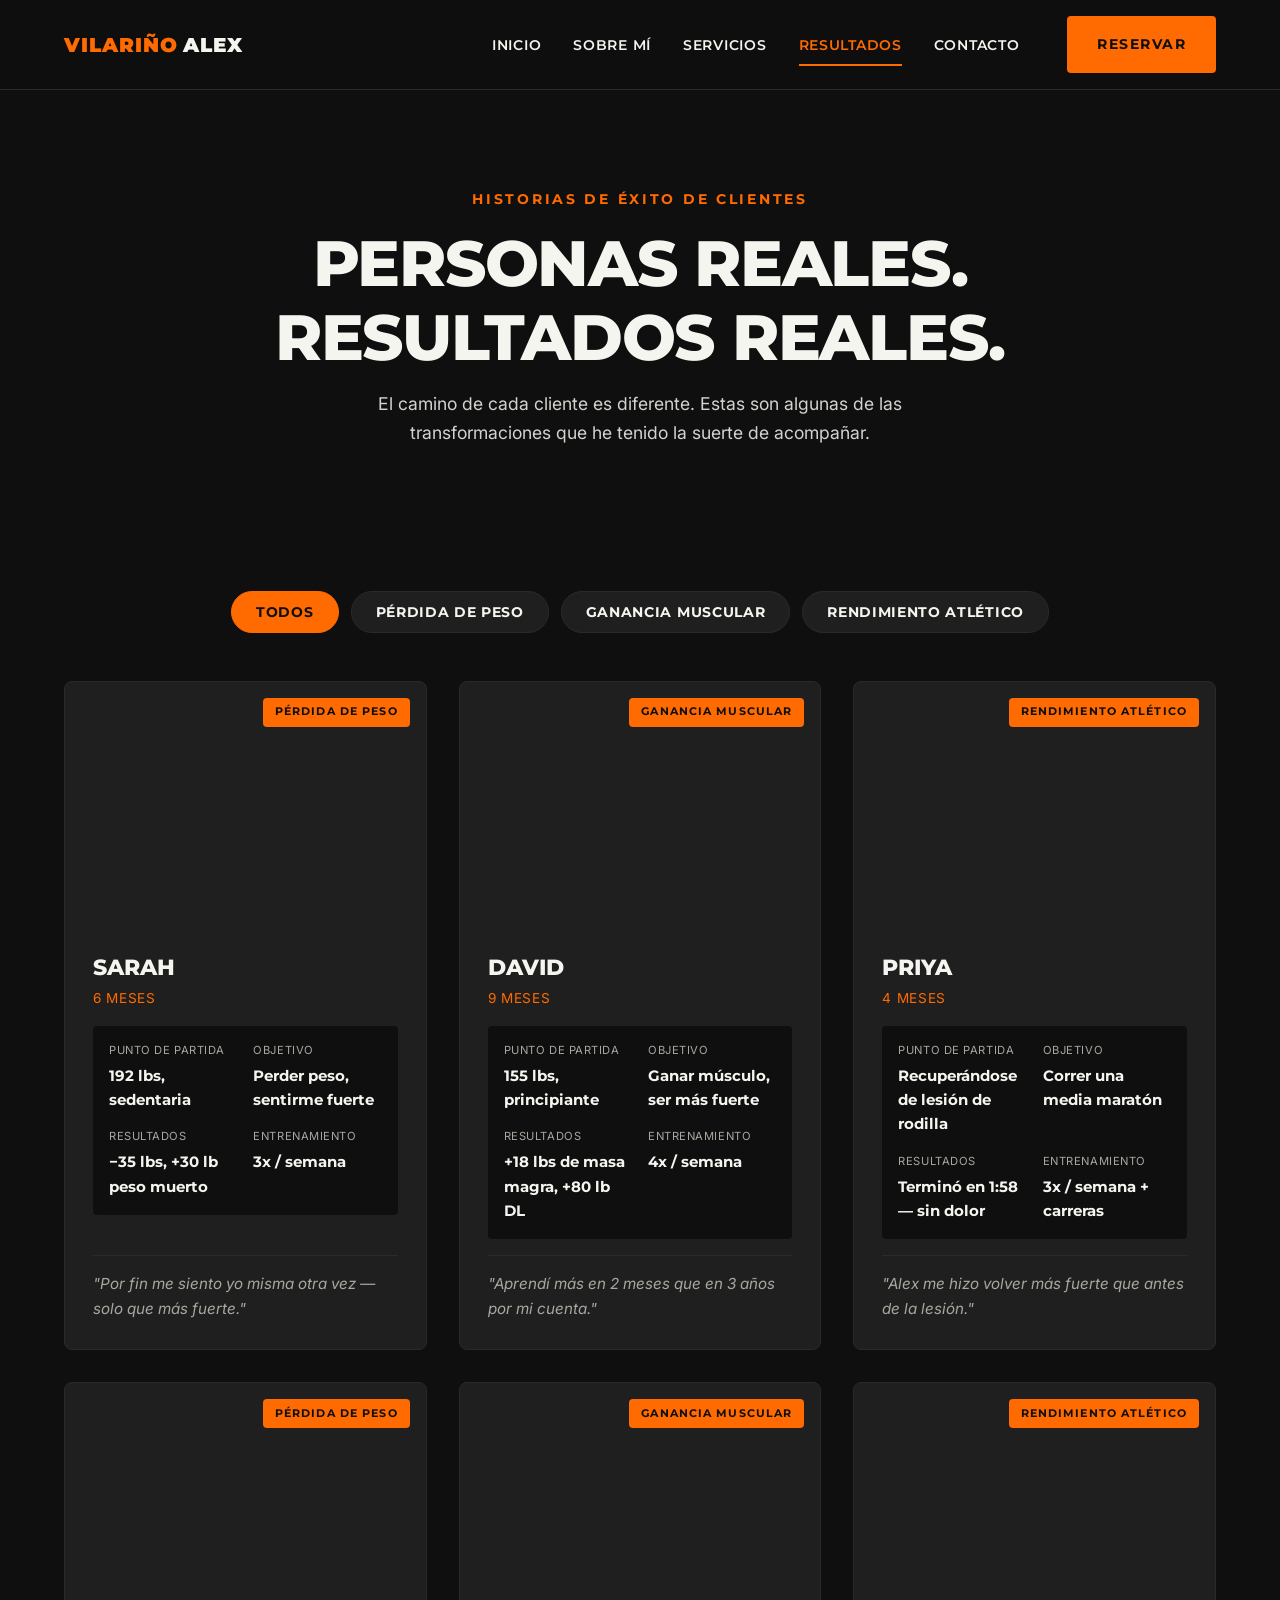
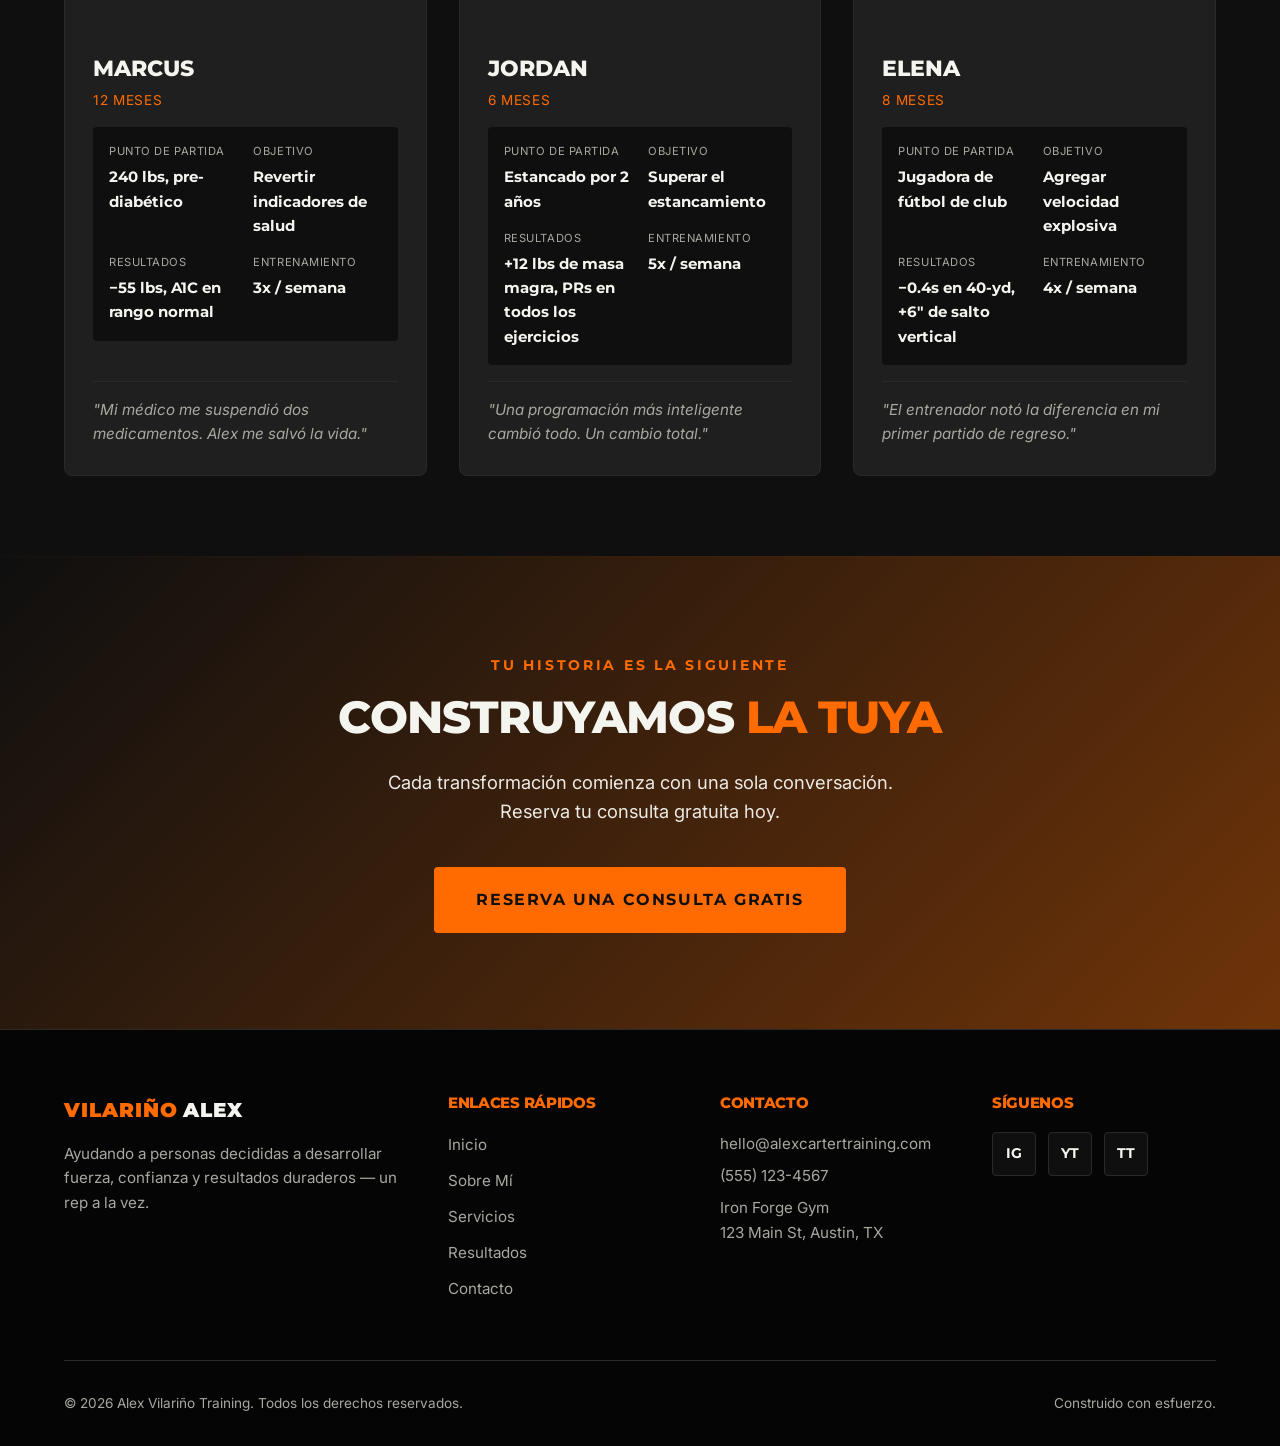
<file: trainer-site/transformations.html>
<!DOCTYPE html>
<html lang="es">
<head>
  <meta charset="UTF-8" />
  <meta name="viewport" content="width=device-width, initial-scale=1.0" />
  <title>Transformaciones de Clientes | Alex Vilariño Entrenamiento Personal</title>
  <meta name="description" content="Historias reales de transformación de clientes — resultados de pérdida de peso, ganancia muscular y rendimiento atlético de Alex Vilariño Entrenamiento Personal." />
  <link rel="preconnect" href="https://fonts.googleapis.com">
  <link rel="preconnect" href="https://fonts.gstatic.com" crossorigin>
  <link href="https://fonts.googleapis.com/css2?family=Montserrat:wght@600;700;800;900&family=Inter:wght@400;500;600&display=swap" rel="stylesheet">
  <link rel="stylesheet" href="css/styles.css" />
</head>
<body>

  <header class="navbar">
    <nav class="nav-container" aria-label="Principal">
      <a href="index.html" class="nav-logo">Alex<span>Vilariño</span></a>
      <button class="nav-toggle" aria-label="Abrir menú" aria-expanded="false" aria-controls="primary-nav">
        <span></span><span></span><span></span>
      </button>
      <ul class="nav-menu" id="primary-nav">
        <li><a href="index.html" class="nav-link">Inicio</a></li>
        <li><a href="about.html" class="nav-link">Sobre Mí</a></li>
        <li><a href="services.html" class="nav-link">Servicios</a></li>
        <li><a href="transformations.html" class="nav-link active">Resultados</a></li>
        <li><a href="contact.html" class="nav-link">Contacto</a></li>
        <li class="nav-cta"><a href="contact.html" class="btn btn-primary">Reservar</a></li>
      </ul>
    </nav>
  </header>

  <!-- ======== Encabezado de Página ======== -->
  <section class="page-header">
    <div class="container">
      <span class="eyebrow">Historias de Éxito de Clientes</span>
      <h1>Personas Reales.<br>Resultados Reales.</h1>
      <p>El camino de cada cliente es diferente. Estas son algunas de las transformaciones que he tenido la suerte de acompañar.</p>
    </div>
  </section>

  <!-- ======== Cuadrícula de Transformaciones ======== -->
  <section>
    <div class="container">
      <div class="transformations-filter" role="tablist" aria-label="Filtrar por objetivo">
        <button class="filter-btn active" data-filter="all">Todos</button>
        <button class="filter-btn" data-filter="weight-loss">Pérdida de Peso</button>
        <button class="filter-btn" data-filter="muscle-gain">Ganancia Muscular</button>
        <button class="filter-btn" data-filter="athletic">Rendimiento Atlético</button>
      </div>

      <div class="transformations-grid">

        <article class="transformation-card" data-goal="weight-loss">
          <div class="transformation-image" style="background-image: url('https://picsum.photos/id/1011/600/600')">
            <span class="transformation-tag">Pérdida de Peso</span>
          </div>
          <div class="transformation-body">
            <div class="transformation-name">Sarah</div>
            <div class="transformation-duration">6 Meses</div>
            <div class="transformation-stats">
              <div>
                <div class="transformation-stat-label">Punto de Partida</div>
                <div class="transformation-stat-value">192 lbs, sedentaria</div>
              </div>
              <div>
                <div class="transformation-stat-label">Objetivo</div>
                <div class="transformation-stat-value">Perder peso, sentirme fuerte</div>
              </div>
              <div>
                <div class="transformation-stat-label">Resultados</div>
                <div class="transformation-stat-value">−35 lbs, +30 lb peso muerto</div>
              </div>
              <div>
                <div class="transformation-stat-label">Entrenamiento</div>
                <div class="transformation-stat-value">3x / semana</div>
              </div>
            </div>
            <p class="transformation-quote">"Por fin me siento yo misma otra vez — solo que más fuerte."</p>
          </div>
        </article>

        <article class="transformation-card" data-goal="muscle-gain">
          <div class="transformation-image" style="background-image: url('https://picsum.photos/id/1025/600/600')">
            <span class="transformation-tag">Ganancia Muscular</span>
          </div>
          <div class="transformation-body">
            <div class="transformation-name">David</div>
            <div class="transformation-duration">9 Meses</div>
            <div class="transformation-stats">
              <div>
                <div class="transformation-stat-label">Punto de Partida</div>
                <div class="transformation-stat-value">155 lbs, principiante</div>
              </div>
              <div>
                <div class="transformation-stat-label">Objetivo</div>
                <div class="transformation-stat-value">Ganar músculo, ser más fuerte</div>
              </div>
              <div>
                <div class="transformation-stat-label">Resultados</div>
                <div class="transformation-stat-value">+18 lbs de masa magra, +80 lb DL</div>
              </div>
              <div>
                <div class="transformation-stat-label">Entrenamiento</div>
                <div class="transformation-stat-value">4x / semana</div>
              </div>
            </div>
            <p class="transformation-quote">"Aprendí más en 2 meses que en 3 años por mi cuenta."</p>
          </div>
        </article>

        <article class="transformation-card" data-goal="athletic">
          <div class="transformation-image" style="background-image: url('https://picsum.photos/id/1027/600/600')">
            <span class="transformation-tag">Rendimiento Atlético</span>
          </div>
          <div class="transformation-body">
            <div class="transformation-name">Priya</div>
            <div class="transformation-duration">4 Meses</div>
            <div class="transformation-stats">
              <div>
                <div class="transformation-stat-label">Punto de Partida</div>
                <div class="transformation-stat-value">Recuperándose de lesión de rodilla</div>
              </div>
              <div>
                <div class="transformation-stat-label">Objetivo</div>
                <div class="transformation-stat-value">Correr una media maratón</div>
              </div>
              <div>
                <div class="transformation-stat-label">Resultados</div>
                <div class="transformation-stat-value">Terminó en 1:58 — sin dolor</div>
              </div>
              <div>
                <div class="transformation-stat-label">Entrenamiento</div>
                <div class="transformation-stat-value">3x / semana + carreras</div>
              </div>
            </div>
            <p class="transformation-quote">"Alex me hizo volver más fuerte que antes de la lesión."</p>
          </div>
        </article>

        <article class="transformation-card" data-goal="weight-loss">
          <div class="transformation-image" style="background-image: url('https://picsum.photos/id/1062/600/600')">
            <span class="transformation-tag">Pérdida de Peso</span>
          </div>
          <div class="transformation-body">
            <div class="transformation-name">Marcus</div>
            <div class="transformation-duration">12 Meses</div>
            <div class="transformation-stats">
              <div>
                <div class="transformation-stat-label">Punto de Partida</div>
                <div class="transformation-stat-value">240 lbs, pre-diabético</div>
              </div>
              <div>
                <div class="transformation-stat-label">Objetivo</div>
                <div class="transformation-stat-value">Revertir indicadores de salud</div>
              </div>
              <div>
                <div class="transformation-stat-label">Resultados</div>
                <div class="transformation-stat-value">−55 lbs, A1C en rango normal</div>
              </div>
              <div>
                <div class="transformation-stat-label">Entrenamiento</div>
                <div class="transformation-stat-value">3x / semana</div>
              </div>
            </div>
            <p class="transformation-quote">"Mi médico me suspendió dos medicamentos. Alex me salvó la vida."</p>
          </div>
        </article>

        <article class="transformation-card" data-goal="muscle-gain">
          <div class="transformation-image" style="background-image: url('https://picsum.photos/id/176/600/600')">
            <span class="transformation-tag">Ganancia Muscular</span>
          </div>
          <div class="transformation-body">
            <div class="transformation-name">Jordan</div>
            <div class="transformation-duration">6 Meses</div>
            <div class="transformation-stats">
              <div>
                <div class="transformation-stat-label">Punto de Partida</div>
                <div class="transformation-stat-value">Estancado por 2 años</div>
              </div>
              <div>
                <div class="transformation-stat-label">Objetivo</div>
                <div class="transformation-stat-value">Superar el estancamiento</div>
              </div>
              <div>
                <div class="transformation-stat-label">Resultados</div>
                <div class="transformation-stat-value">+12 lbs de masa magra, PRs en todos los ejercicios</div>
              </div>
              <div>
                <div class="transformation-stat-label">Entrenamiento</div>
                <div class="transformation-stat-value">5x / semana</div>
              </div>
            </div>
            <p class="transformation-quote">"Una programación más inteligente cambió todo. Un cambio total."</p>
          </div>
        </article>

        <article class="transformation-card" data-goal="athletic">
          <div class="transformation-image" style="background-image: url('https://picsum.photos/id/292/600/600')">
            <span class="transformation-tag">Rendimiento Atlético</span>
          </div>
          <div class="transformation-body">
            <div class="transformation-name">Elena</div>
            <div class="transformation-duration">8 Meses</div>
            <div class="transformation-stats">
              <div>
                <div class="transformation-stat-label">Punto de Partida</div>
                <div class="transformation-stat-value">Jugadora de fútbol de club</div>
              </div>
              <div>
                <div class="transformation-stat-label">Objetivo</div>
                <div class="transformation-stat-value">Agregar velocidad explosiva</div>
              </div>
              <div>
                <div class="transformation-stat-label">Resultados</div>
                <div class="transformation-stat-value">−0.4s en 40-yd, +6" de salto vertical</div>
              </div>
              <div>
                <div class="transformation-stat-label">Entrenamiento</div>
                <div class="transformation-stat-value">4x / semana</div>
              </div>
            </div>
            <p class="transformation-quote">"El entrenador notó la diferencia en mi primer partido de regreso."</p>
          </div>
        </article>

      </div>
    </div>
  </section>

  <!-- ======== Llamada a la Acción ======== -->
  <section class="cta-banner">
    <div class="container">
      <span class="eyebrow">Tu Historia Es la Siguiente</span>
      <h2 class="section-title">Construyamos <span>La Tuya</span></h2>
      <p>Cada transformación comienza con una sola conversación. Reserva tu consulta gratuita hoy.</p>
      <a href="contact.html" class="btn btn-primary btn-large">Reserva una Consulta Gratis</a>
    </div>
  </section>

  <!-- ======== Pie de Página ======== -->
  <footer class="footer">
    <div class="container">
      <div class="footer-grid">
        <div class="footer-brand">
          <a href="index.html" class="nav-logo">Alex<span>Vilariño</span></a>
          <p>Ayudando a personas decididas a desarrollar fuerza, confianza y resultados duraderos — un rep a la vez.</p>
        </div>
        <div class="footer-col">
          <h4>Enlaces Rápidos</h4>
          <ul>
            <li><a href="index.html">Inicio</a></li>
            <li><a href="about.html">Sobre Mí</a></li>
            <li><a href="services.html">Servicios</a></li>
            <li><a href="transformations.html">Resultados</a></li>
            <li><a href="contact.html">Contacto</a></li>
          </ul>
        </div>
        <div class="footer-col">
          <h4>Contacto</h4>
          <p>hello@alexcartertraining.com</p>
          <p>(555) 123-4567</p>
          <p>Iron Forge Gym<br/>123 Main St, Austin, TX</p>
        </div>
        <div class="footer-col">
          <h4>Síguenos</h4>
          <div class="social-row">
            <a href="#" class="social-icon" aria-label="Instagram">IG</a>
            <a href="#" class="social-icon" aria-label="YouTube">YT</a>
            <a href="#" class="social-icon" aria-label="TikTok">TT</a>
          </div>
        </div>
      </div>
      <div class="footer-bottom">
        <p>&copy; <span class="footer-year">2026</span> Alex Vilariño Training. Todos los derechos reservados.</p>
        <p>Construido con esfuerzo.</p>
      </div>
    </div>
  </footer>

  <script src="js/script.js"></script>
</body>
</html>
</file>
<file: css/styles.css>
/* ==========================================================================
   Personal Trainer Website - Stylesheet
   Palette: Charcoal Black / Electric Orange / Off-White
   Fonts: Montserrat (headings), Inter (body)
   ========================================================================== */

/* ---------- Reset & Variables ---------- */
*,
*::before,
*::after {
  box-sizing: border-box;
  margin: 0;
  padding: 0;
}

:root {
  --color-bg: #0f0f0f;
  --color-bg-alt: #1a1a1a;
  --color-card: #1f1f1f;
  --color-border: #2a2a2a;
  --color-text: #f5f5f0;
  --color-muted: #a8a8a0;
  --color-accent: #ff6b00;
  --color-accent-hover: #ff8533;
  --color-accent-dim: rgba(255, 107, 0, 0.15);

  --font-heading: 'Montserrat', system-ui, sans-serif;
  --font-body: 'Inter', system-ui, sans-serif;

  --radius-sm: 4px;
  --radius-md: 8px;
  --radius-lg: 16px;

  --transition-fast: 0.2s ease;
  --transition-med: 0.3s ease;

  --container-max: 1200px;
  --container-pad: 1.5rem;
}

html {
  scroll-behavior: smooth;
}

body {
  font-family: var(--font-body);
  background: var(--color-bg);
  color: var(--color-text);
  line-height: 1.6;
  -webkit-font-smoothing: antialiased;
  overflow-x: hidden;
}

img {
  max-width: 100%;
  display: block;
}

a {
  color: inherit;
  text-decoration: none;
}

ul {
  list-style: none;
}

/* ---------- Typography ---------- */
h1, h2, h3, h4, h5, h6 {
  font-family: var(--font-heading);
  font-weight: 800;
  line-height: 1.15;
  letter-spacing: -0.02em;
  text-transform: uppercase;
}

h1 { font-size: clamp(2.25rem, 5vw, 4.5rem); }
h2 { font-size: clamp(1.75rem, 3.5vw, 3rem); }
h3 { font-size: clamp(1.25rem, 2vw, 1.75rem); }

p { color: var(--color-muted); }

.eyebrow {
  display: inline-block;
  font-family: var(--font-heading);
  font-size: 0.85rem;
  font-weight: 700;
  letter-spacing: 0.2em;
  text-transform: uppercase;
  color: var(--color-accent);
  margin-bottom: 1rem;
}

.section-title {
  margin-bottom: 1rem;
  color: var(--color-text);
}

.section-title span {
  color: var(--color-accent);
}

.section-subtitle {
  max-width: 640px;
  margin: 0 auto 3rem;
  text-align: center;
  font-size: 1.05rem;
}

/* ---------- Layout ---------- */
.container {
  max-width: var(--container-max);
  margin: 0 auto;
  padding: 0 var(--container-pad);
}

section {
  padding: 5rem 0;
}

.section-header {
  text-align: center;
  margin-bottom: 3rem;
}

/* ---------- Buttons ---------- */
.btn {
  display: inline-flex;
  align-items: center;
  justify-content: center;
  gap: 0.5rem;
  padding: 0.95rem 1.75rem;
  font-family: var(--font-heading);
  font-weight: 700;
  font-size: 0.9rem;
  letter-spacing: 0.1em;
  text-transform: uppercase;
  border: 2px solid transparent;
  border-radius: var(--radius-sm);
  cursor: pointer;
  transition: all var(--transition-fast);
  text-align: center;
  white-space: nowrap;
}

.btn-primary {
  background: var(--color-accent);
  color: var(--color-bg);
}

.btn-primary:hover {
  background: var(--color-accent-hover);
  transform: translateY(-2px);
  box-shadow: 0 10px 25px -10px var(--color-accent);
}

.btn-secondary {
  background: transparent;
  color: var(--color-text);
  border-color: var(--color-text);
}

.btn-secondary:hover {
  background: var(--color-text);
  color: var(--color-bg);
}

.btn-ghost {
  background: transparent;
  color: var(--color-accent);
  padding: 0.5rem 0;
  border-bottom: 2px solid var(--color-accent);
  border-radius: 0;
}

.btn-ghost:hover {
  color: var(--color-accent-hover);
  border-color: var(--color-accent-hover);
}

.btn-large {
  padding: 1.15rem 2.5rem;
  font-size: 1rem;
}

/* ---------- Navigation ---------- */
.navbar {
  position: sticky;
  top: 0;
  z-index: 100;
  background: rgba(15, 15, 15, 0.95);
  backdrop-filter: blur(10px);
  border-bottom: 1px solid var(--color-border);
}

.nav-container {
  display: flex;
  align-items: center;
  justify-content: space-between;
  padding: 1rem var(--container-pad);
  max-width: var(--container-max);
  margin: 0 auto;
}

.nav-logo {
  font-family: var(--font-heading);
  font-weight: 900;
  font-size: 1.25rem;
  letter-spacing: 0.05em;
  text-transform: uppercase;
  color: var(--color-text);
    display: inline-flex;
  align-items: center;
  flex-direction: row-reverse;
  gap: 0.3rem;
}
.nav-logo {
  font-family: var(--font-heading);
  font-weight: 900;
  font-size: 1.25rem;
  letter-spacing: 0.05em;
  text-transform: uppercase;
  color: var(--color-text);
  display: inline-flex;
  align-items: center;
  flex-direction: row-reverse;
  gap: 0.3rem;
}

.nav-logo-img {
  height: 5rem;    
  width: auto;
  display: block;
}


.nav-logo span {
  color: var(--color-accent);
}

.nav-menu {
  display: flex;
  align-items: center;
  gap: 2rem;
}

.nav-link {
  font-family: var(--font-heading);
  font-size: 0.9rem;
  font-weight: 600;
  letter-spacing: 0.05em;
  text-transform: uppercase;
  color: var(--color-text);
  position: relative;
  padding: 0.5rem 0;
  transition: color var(--transition-fast);
}

.nav-link:hover { color: var(--color-accent); }

.nav-link.active { color: var(--color-accent); }

.nav-link.active::after {
  content: '';
  position: absolute;
  bottom: -4px;
  left: 0;
  width: 100%;
  height: 2px;
  background: var(--color-accent);
}

.nav-cta {
  margin-left: 1rem;
}

.nav-toggle {
  display: none;
  flex-direction: column;
  gap: 5px;
  background: transparent;
  border: none;
  cursor: pointer;
  padding: 0.5rem;
  z-index: 200;
}

.nav-toggle span {
  display: block;
  width: 28px;
  height: 3px;
  background: var(--color-text);
  border-radius: 2px;
  transition: all var(--transition-fast);
}

.nav-toggle.active span:nth-child(1) {
  transform: translateY(8px) rotate(45deg);
  background: var(--color-accent);
}
.nav-toggle.active span:nth-child(2) { opacity: 0; }
.nav-toggle.active span:nth-child(3) {
  transform: translateY(-8px) rotate(-45deg);
  background: var(--color-accent);
}

/* ---------- Hero ---------- */
.hero {
  position: relative;
  min-height: 90vh;
  display: flex;
  align-items: center;
  overflow: hidden;
  padding: 0;
}

.hero-image {
  position: absolute;
  inset: 0;
  background-image:
    linear-gradient(135deg, rgba(15,15,15,0.85) 0%, rgba(15,15,15,0.6) 50%, rgba(15,15,15,0.4) 100%),
    url('https://picsum.photos/id/1027/1920/1080');
  background-size: cover;
  background-position: center;
  z-index: 0;
}

.hero-content {
  position: relative;
  z-index: 1;
  max-width: 720px;
  padding: 4rem var(--container-pad);
  margin: 0 auto 0 max(var(--container-pad), calc((100vw - var(--container-max)) / 2));
}

.hero-tagline {
  margin-bottom: 1.5rem;
}

.hero-tagline span {
  color: var(--color-accent);
  display: block;
}

.hero-subtitle {
  font-size: 1.15rem;
  margin-bottom: 2.5rem;
  color: var(--color-text);
  opacity: 0.9;
  max-width: 560px;
}

.hero-actions {
  display: flex;
  gap: 1rem;
  flex-wrap: wrap;
}

.hero-stats {
  display: flex;
  gap: 3rem;
  margin-top: 4rem;
  flex-wrap: wrap;
}

.hero-stat-num {
  font-family: var(--font-heading);
  font-size: 2.5rem;
  font-weight: 900;
  color: var(--color-accent);
  line-height: 1;
}

.hero-stat-label {
  font-size: 0.85rem;
  letter-spacing: 0.1em;
  text-transform: uppercase;
  color: var(--color-text);
  margin-top: 0.5rem;
}

/* ---------- Page Header (sub-pages) ---------- */
.page-header {
  position: relative;
  padding: 6rem 0 4rem;
  background-image:
    linear-gradient(135deg, rgba(15,15,15,0.9), rgba(15,15,15,0.7)),
    url('https://picsum.photos/id/1062/1920/600');
  background-size: cover;
  background-position: center;
  text-align: center;
}

.page-header h1 {
  margin-bottom: 1rem;
}

.page-header p {
  font-size: 1.1rem;
  max-width: 640px;
  margin: 0 auto;
  color: var(--color-text);
  opacity: 0.85;
}

/* ---------- About Teaser (homepage) ---------- */
.about-teaser {
  background: var(--color-bg);
}

.about-teaser-grid {
  display: grid;
  grid-template-columns: 1fr 1fr;
  gap: 4rem;
  align-items: center;
}

.about-teaser-image {
  position: relative;
  aspect-ratio: 4 / 5;
  border-radius: var(--radius-md);
  overflow: hidden;
}

.about-teaser-image::before {
  content: '';
  position: absolute;
  inset: -10px;
  border: 3px solid var(--color-accent);
  border-radius: var(--radius-md);
  z-index: -1;
  transform: translate(15px, 15px);
}

.about-teaser-image img {
  width: 100%;
  height: 100%;
  object-fit: cover;
}

.about-teaser-content p {
  margin-bottom: 1.25rem;
  font-size: 1.05rem;
}

/* ---------- Services ---------- */
.services {
  background: var(--color-bg-alt);
}

.services-grid {
  display: grid;
  grid-template-columns: repeat(3, 1fr);
  gap: 2rem;
}

.service-card {
  background: var(--color-card);
  border: 1px solid var(--color-border);
  border-radius: var(--radius-md);
  overflow: hidden;
  transition: all var(--transition-med);
  display: flex;
  flex-direction: column;
}

.service-card:hover {
  transform: translateY(-8px);
  border-color: var(--color-accent);
  box-shadow: 0 20px 40px -20px rgba(255, 107, 0, 0.4);
}

.service-image {
  height: 220px;
  background-size: cover;
  background-position: center;
  position: relative;
}

.service-image::after {
  content: '';
  position: absolute;
  inset: 0;
  background: linear-gradient(180deg, transparent 50%, rgba(31, 31, 31, 0.6));
}

.service-body {
  padding: 2rem;
  flex: 1;
  display: flex;
  flex-direction: column;
}

.service-body h3 {
  margin-bottom: 1rem;
}

.service-body p {
  margin-bottom: 1.5rem;
  flex: 1;
}

/* ---------- Testimonials / Results ---------- */
.results {
  background: var(--color-bg);
}

.results-grid {
  display: grid;
  grid-template-columns: repeat(3, 1fr);
  gap: 2rem;
}

.testimonial-card {
  background: var(--color-card);
  border: 1px solid var(--color-border);
  border-radius: var(--radius-md);
  padding: 2rem;
  position: relative;
  transition: transform var(--transition-med);
}

.testimonial-card:hover {
  transform: translateY(-5px);
}

.testimonial-card::before {
  content: '"';
  position: absolute;
  top: -10px;
  left: 1.5rem;
  font-family: var(--font-heading);
  font-size: 5rem;
  color: var(--color-accent);
  line-height: 1;
}

.testimonial-image {
  width: 100%;
  height: 180px;
  border-radius: var(--radius-sm);
  margin-bottom: 1.5rem;
  background-size: cover;
  background-position: center;
}

.testimonial-quote {
  font-size: 1.05rem;
  font-style: italic;
  color: var(--color-text);
  margin-bottom: 1.5rem;
}

.testimonial-author {
  display: flex;
  align-items: center;
  gap: 1rem;
  padding-top: 1.25rem;
  border-top: 1px solid var(--color-border);
}

.testimonial-avatar {
  width: 50px;
  height: 50px;
  border-radius: 50%;
  background-size: cover;
  background-position: center;
  border: 2px solid var(--color-accent);
}

.testimonial-name {
  font-family: var(--font-heading);
  font-weight: 700;
  text-transform: uppercase;
  font-size: 0.95rem;
  color: var(--color-text);
}

.testimonial-result {
  font-size: 0.85rem;
  color: var(--color-accent);
  text-transform: uppercase;
  letter-spacing: 0.05em;
}

/* ---------- CTA Banner ---------- */
.cta-banner {
  background:
    linear-gradient(135deg, rgba(15,15,15,0.85), rgba(255,107,0,0.4)),
    url('https://picsum.photos/id/1058/1920/600');
  background-size: cover;
  background-position: center;
  text-align: center;
  padding: 6rem 0;
}

.cta-banner h2 {
  margin-bottom: 1.5rem;
}

.cta-banner p {
  color: var(--color-text);
  font-size: 1.15rem;
  max-width: 540px;
  margin: 0 auto 2.5rem;
  opacity: 0.95;
}

/* ---------- About Page ---------- */
.bio-section .bio-grid {
  display: grid;
  grid-template-columns: 1.2fr 1fr;
  gap: 4rem;
  align-items: start;
}

.bio-content p {
  margin-bottom: 1.25rem;
  font-size: 1.05rem;
}

.bio-content h3 {
  margin: 2rem 0 1rem;
  color: var(--color-accent);
}

.bio-image {
  aspect-ratio: 3/4;
  border-radius: var(--radius-md);
  background-image: url('https://picsum.photos/id/1062/600/800');
  background-size: cover;
  background-position: center;
  position: sticky;
  top: 100px;
}

.credentials {
  background: var(--color-bg-alt);
}

.credentials-grid {
  display: grid;
  grid-template-columns: repeat(auto-fit, minmax(220px, 1fr));
  gap: 1.5rem;
}

.credential-card {
  background: var(--color-card);
  border: 1px solid var(--color-border);
  border-left: 4px solid var(--color-accent);
  padding: 1.5rem;
  border-radius: var(--radius-sm);
  transition: transform var(--transition-fast);
}

.credential-card:hover {
  transform: translateX(5px);
}

.credential-name {
  font-family: var(--font-heading);
  font-weight: 800;
  font-size: 1.15rem;
  color: var(--color-text);
  margin-bottom: 0.5rem;
  text-transform: uppercase;
}

.credential-issuer {
  font-size: 0.9rem;
  color: var(--color-muted);
}

.specialties-list {
  display: grid;
  grid-template-columns: repeat(auto-fit, minmax(200px, 1fr));
  gap: 1rem;
  margin-top: 2rem;
}

.specialty-tag {
  background: var(--color-card);
  border: 1px solid var(--color-border);
  padding: 1.25rem;
  border-radius: var(--radius-sm);
  text-align: center;
  font-family: var(--font-heading);
  font-weight: 700;
  text-transform: uppercase;
  font-size: 0.95rem;
  letter-spacing: 0.05em;
  transition: all var(--transition-fast);
  cursor: default;
}

.specialty-tag:hover {
  background: var(--color-accent-dim);
  border-color: var(--color-accent);
  color: var(--color-accent);
}

.gallery {
  background: var(--color-bg);
}

.gallery-grid {
  display: grid;
  grid-template-columns: repeat(3, 1fr);
  gap: 1rem;
}

.gallery-item {
  aspect-ratio: 1;
  border-radius: var(--radius-sm);
  overflow: hidden;
  background-size: cover;
  background-position: center;
  transition: transform var(--transition-med);
  cursor: pointer;
}

.gallery-item:hover {
  transform: scale(1.03);
}

.gallery-item:nth-child(1) { aspect-ratio: 1 / 1.4; grid-row: span 2; }

/* ---------- Services Page: Detailed services ---------- */
.services-detailed .service-detail {
  display: grid;
  grid-template-columns: 1fr 1fr;
  gap: 4rem;
  align-items: center;
  margin-bottom: 5rem;
}

.services-detailed .service-detail:nth-child(even) .service-detail-image {
  order: 2;
}

.services-detailed .service-detail:last-child {
  margin-bottom: 0;
}

.service-detail-image {
  aspect-ratio: 4/3;
  border-radius: var(--radius-md);
  background-size: cover;
  background-position: center;
}

.service-detail-content h3 {
  margin-bottom: 1.5rem;
}

.service-detail-content p {
  margin-bottom: 1.25rem;
  font-size: 1.05rem;
}

.service-features {
  margin-top: 1.5rem;
}

.service-features li {
  padding: 0.5rem 0 0.5rem 1.75rem;
  position: relative;
  color: var(--color-text);
}

.service-features li::before {
  content: '✓';
  position: absolute;
  left: 0;
  color: var(--color-accent);
  font-weight: 900;
}

/* ---------- Pricing ---------- */
.pricing {
  background: var(--color-bg-alt);
}

.pricing-grid {
  display: grid;
  grid-template-columns: repeat(3, 1fr);
  gap: 2rem;
  align-items: stretch;
}

.pricing-card {
  background: var(--color-card);
  border: 1px solid var(--color-border);
  border-radius: var(--radius-md);
  padding: 2.5rem 2rem;
  text-align: center;
  position: relative;
  display: flex;
  flex-direction: column;
  transition: all var(--transition-med);
}

.pricing-card:hover {
  transform: translateY(-8px);
  border-color: var(--color-accent);
}

.pricing-card.featured {
  border-color: var(--color-accent);
  border-width: 2px;
  transform: scale(1.03);
  box-shadow: 0 25px 50px -25px rgba(255, 107, 0, 0.5);
}

.pricing-card.featured:hover {
  transform: scale(1.03) translateY(-8px);
}

.pricing-badge {
  position: absolute;
  top: -12px;
  left: 50%;
  transform: translateX(-50%);
  background: var(--color-accent);
  color: var(--color-bg);
  font-family: var(--font-heading);
  font-weight: 700;
  font-size: 0.75rem;
  letter-spacing: 0.1em;
  text-transform: uppercase;
  padding: 0.4rem 1rem;
  border-radius: var(--radius-sm);
}

.pricing-name {
  font-family: var(--font-heading);
  font-weight: 800;
  text-transform: uppercase;
  font-size: 1.25rem;
  margin-bottom: 0.5rem;
  color: var(--color-text);
}

.pricing-desc {
  font-size: 0.9rem;
  margin-bottom: 1.5rem;
}

.pricing-price {
  margin-bottom: 2rem;
}

.pricing-price .amount {
  font-family: var(--font-heading);
  font-size: 3.5rem;
  font-weight: 900;
  color: var(--color-accent);
  line-height: 1;
}

.pricing-price .period {
  font-size: 0.95rem;
  color: var(--color-muted);
  display: block;
  margin-top: 0.5rem;
}

.pricing-features {
  flex: 1;
  margin-bottom: 2rem;
  text-align: left;
}

.pricing-features li {
  padding: 0.65rem 0 0.65rem 1.75rem;
  position: relative;
  color: var(--color-text);
  border-bottom: 1px solid var(--color-border);
  font-size: 0.95rem;
}

.pricing-features li:last-child {
  border-bottom: none;
}

.pricing-features li::before {
  content: '✓';
  position: absolute;
  left: 0;
  color: var(--color-accent);
  font-weight: 900;
}

/* ---------- FAQ Accordion ---------- */
.faq {
  background: var(--color-bg);
}

.faq-list {
  max-width: 820px;
  margin: 0 auto;
}

.faq-item {
  background: var(--color-card);
  border: 1px solid var(--color-border);
  border-radius: var(--radius-sm);
  margin-bottom: 1rem;
  overflow: hidden;
  transition: border-color var(--transition-fast);
}

.faq-item.open {
  border-color: var(--color-accent);
}

.faq-question {
  width: 100%;
  background: transparent;
  border: none;
  color: var(--color-text);
  font-family: var(--font-heading);
  font-weight: 700;
  font-size: 1.05rem;
  text-transform: uppercase;
  letter-spacing: 0.03em;
  text-align: left;
  padding: 1.5rem;
  display: flex;
  justify-content: space-between;
  align-items: center;
  gap: 1rem;
  cursor: pointer;
  transition: color var(--transition-fast);
}

.faq-question:hover { color: var(--color-accent); }

.faq-icon {
  font-size: 1.5rem;
  font-weight: 400;
  color: var(--color-accent);
  flex-shrink: 0;
  transition: transform var(--transition-med);
}

.faq-item.open .faq-icon {
  transform: rotate(45deg);
}

.faq-answer {
  max-height: 0;
  overflow: hidden;
  transition: max-height var(--transition-med);
}

.faq-answer-inner {
  padding: 0 1.5rem 1.5rem;
  color: var(--color-muted);
  line-height: 1.7;
}

.faq-item.open .faq-answer {
  max-height: 400px;
}

/* ---------- Transformations Page ---------- */
.transformations-filter {
  display: flex;
  flex-wrap: wrap;
  justify-content: center;
  gap: 0.75rem;
  margin-bottom: 3rem;
}

.filter-btn {
  background: var(--color-card);
  border: 1px solid var(--color-border);
  color: var(--color-text);
  font-family: var(--font-heading);
  font-weight: 700;
  font-size: 0.85rem;
  letter-spacing: 0.05em;
  text-transform: uppercase;
  padding: 0.75rem 1.5rem;
  border-radius: 999px;
  cursor: pointer;
  transition: all var(--transition-fast);
}

.filter-btn:hover {
  border-color: var(--color-accent);
  color: var(--color-accent);
}

.filter-btn.active {
  background: var(--color-accent);
  border-color: var(--color-accent);
  color: var(--color-bg);
}

.transformations-grid {
  display: grid;
  grid-template-columns: repeat(3, 1fr);
  gap: 2rem;
}

.transformation-card {
  background: var(--color-card);
  border: 1px solid var(--color-border);
  border-radius: var(--radius-md);
  overflow: hidden;
  transition: all var(--transition-med);
  display: flex;
  flex-direction: column;
}

.transformation-card.hidden {
  display: none;
}

.transformation-card:hover {
  transform: translateY(-5px);
  border-color: var(--color-accent);
}

.transformation-image {
  height: 240px;
  background-size: cover;
  background-position: center;
  position: relative;
}

.transformation-tag {
  position: absolute;
  top: 1rem;
  right: 1rem;
  background: var(--color-accent);
  color: var(--color-bg);
  font-family: var(--font-heading);
  font-weight: 700;
  font-size: 0.7rem;
  letter-spacing: 0.1em;
  text-transform: uppercase;
  padding: 0.35rem 0.75rem;
  border-radius: var(--radius-sm);
}

.transformation-body {
  padding: 1.75rem;
  flex: 1;
  display: flex;
  flex-direction: column;
}

.transformation-name {
  font-family: var(--font-heading);
  font-weight: 800;
  font-size: 1.35rem;
  text-transform: uppercase;
  margin-bottom: 0.25rem;
  color: var(--color-text);
}

.transformation-duration {
  font-size: 0.85rem;
  color: var(--color-accent);
  text-transform: uppercase;
  letter-spacing: 0.05em;
  margin-bottom: 1rem;
}

.transformation-stats {
  display: grid;
  grid-template-columns: repeat(2, 1fr);
  gap: 1rem;
  margin-bottom: 1rem;
  padding: 1rem;
  background: var(--color-bg);
  border-radius: var(--radius-sm);
}

.transformation-stat-label {
  font-size: 0.7rem;
  color: var(--color-muted);
  text-transform: uppercase;
  letter-spacing: 0.05em;
  margin-bottom: 0.25rem;
}

.transformation-stat-value {
  font-family: var(--font-heading);
  font-weight: 700;
  font-size: 0.95rem;
  color: var(--color-text);
}

.transformation-quote {
  font-style: italic;
  color: var(--color-muted);
  margin-top: auto;
  padding-top: 1rem;
  border-top: 1px solid var(--color-border);
  font-size: 0.95rem;
}

.no-results {
  grid-column: 1 / -1;
  text-align: center;
  padding: 3rem;
  color: var(--color-muted);
  font-style: italic;
}

/* ---------- Contact Page ---------- */
.contact-grid {
  display: grid;
  grid-template-columns: 1.3fr 1fr;
  gap: 4rem;
  align-items: start;
}

.contact-form {
  background: var(--color-card);
  border: 1px solid var(--color-border);
  border-radius: var(--radius-md);
  padding: 2.5rem;
}

.form-group {
  margin-bottom: 1.5rem;
}

.form-row {
  display: grid;
  grid-template-columns: 1fr 1fr;
  gap: 1rem;
}

.form-label {
  display: block;
  font-family: var(--font-heading);
  font-weight: 600;
  font-size: 0.85rem;
  letter-spacing: 0.05em;
  text-transform: uppercase;
  margin-bottom: 0.5rem;
  color: var(--color-text);
}

.form-label .required {
  color: var(--color-accent);
}

.form-input,
.form-select,
.form-textarea {
  width: 100%;
  background: var(--color-bg);
  border: 1px solid var(--color-border);
  color: var(--color-text);
  font-family: var(--font-body);
  font-size: 1rem;
  padding: 0.85rem 1rem;
  border-radius: var(--radius-sm);
  transition: border-color var(--transition-fast);
}

.form-input:focus,
.form-select:focus,
.form-textarea:focus {
  outline: none;
  border-color: var(--color-accent);
}

.form-textarea {
  resize: vertical;
  min-height: 120px;
  font-family: var(--font-body);
}

.form-error {
  display: block;
  color: #ff5252;
  font-size: 0.85rem;
  margin-top: 0.35rem;
  min-height: 1.1em;
}

.form-input.invalid,
.form-select.invalid,
.form-textarea.invalid {
  border-color: #ff5252;
}

.form-success {
  display: none;
  background: var(--color-accent-dim);
  border: 1px solid var(--color-accent);
  color: var(--color-text);
  padding: 1.25rem;
  border-radius: var(--radius-sm);
  margin-bottom: 1.5rem;
  text-align: center;
}

.form-success.visible { display: block; }

.form-success strong {
  color: var(--color-accent);
  display: block;
  font-family: var(--font-heading);
  text-transform: uppercase;
  margin-bottom: 0.25rem;
}

.contact-info {
  position: sticky;
  top: 100px;
}

.contact-info-block {
  background: var(--color-card);
  border: 1px solid var(--color-border);
  border-radius: var(--radius-md);
  padding: 2rem;
  margin-bottom: 1.5rem;
}

.contact-info-block h3 {
  margin-bottom: 1.5rem;
  color: var(--color-accent);
}

.contact-info-item {
  display: flex;
  align-items: flex-start;
  gap: 1rem;
  margin-bottom: 1.25rem;
}

.contact-info-item:last-child { margin-bottom: 0; }

.contact-info-icon {
  width: 40px;
  height: 40px;
  background: var(--color-accent-dim);
  border-radius: var(--radius-sm);
  display: flex;
  align-items: center;
  justify-content: center;
  flex-shrink: 0;
  font-size: 1.1rem;
}

.contact-info-label {
  font-family: var(--font-heading);
  font-weight: 600;
  font-size: 0.75rem;
  letter-spacing: 0.1em;
  text-transform: uppercase;
  color: var(--color-muted);
  margin-bottom: 0.25rem;
}

.contact-info-value {
  color: var(--color-text);
  font-weight: 500;
}

.social-row {
  display: flex;
  gap: 0.75rem;
  margin-top: 1rem;
}

.social-icon {
  width: 44px;
  height: 44px;
  background: var(--color-bg);
  border: 1px solid var(--color-border);
  border-radius: var(--radius-sm);
  display: flex;
  align-items: center;
  justify-content: center;
  transition: all var(--transition-fast);
  font-family: var(--font-heading);
  font-weight: 700;
  font-size: 0.85rem;
}

.social-icon:hover {
  background: var(--color-accent);
  color: var(--color-bg);
  border-color: var(--color-accent);
  transform: translateY(-2px);
}

.map-container {
  margin-top: 3rem;
  border-radius: var(--radius-md);
  overflow: hidden;
  border: 1px solid var(--color-border);
  height: 400px;
}

.map-container iframe {
  width: 100%;
  height: 100%;
  border: 0;
  filter: grayscale(0.4) contrast(1.1);
}

/* ---------- Footer ---------- */
.footer {
  background: #050505;
  border-top: 1px solid var(--color-border);
  padding: 4rem 0 2rem;
}

.footer-grid {
  display: grid;
  grid-template-columns: 1.5fr 1fr 1fr 1fr;
  gap: 3rem;
  margin-bottom: 3rem;
}

.footer-brand p {
  margin-top: 1rem;
  font-size: 0.95rem;
}

.footer-col h4 {
  font-size: 0.95rem;
  margin-bottom: 1.25rem;
  color: var(--color-accent);
}

.footer-col ul li {
  margin-bottom: 0.65rem;
}

.footer-col ul a {
  color: var(--color-muted);
  font-size: 0.95rem;
  transition: color var(--transition-fast);
}

.footer-col ul a:hover { color: var(--color-accent); }

.footer-col p {
  font-size: 0.95rem;
  margin-bottom: 0.5rem;
}

.footer-bottom {
  border-top: 1px solid var(--color-border);
  padding-top: 2rem;
  display: flex;
  justify-content: space-between;
  align-items: center;
  flex-wrap: wrap;
  gap: 1rem;
}

.footer-bottom p {
  font-size: 0.85rem;
  color: var(--color-muted);
}

.footer-social {
  display: flex;
  gap: 0.5rem;
}

/* ==========================================================================
   Responsive — 1024px breakpoint
   ========================================================================== */
@media (max-width: 1024px) {
  section { padding: 4rem 0; }

  .services-grid,
  .results-grid,
  .pricing-grid,
  .transformations-grid {
    grid-template-columns: repeat(2, 1fr);
  }

  .pricing-card.featured { transform: none; }
  .pricing-card.featured:hover { transform: translateY(-8px); }

  .footer-grid {
    grid-template-columns: 1fr 1fr;
    gap: 2rem;
  }

  .gallery-item:nth-child(1) {
    aspect-ratio: 1;
    grid-row: auto;
  }
}

/* ==========================================================================
   Responsive — 768px breakpoint (mobile)
   ========================================================================== */
@media (max-width: 768px) {
  :root {
    --container-pad: 1rem;
  }

  section { padding: 3rem 0; }

  /* Mobile Nav */
  .nav-toggle { display: flex; }

  .nav-menu {
    position: fixed;
    top: 0;
    right: -100%;
    width: 80%;
    max-width: 320px;
    height: 100vh;
    background: var(--color-bg-alt);
    flex-direction: column;
    align-items: flex-start;
    padding: 6rem 2rem 2rem;
    gap: 1.5rem;
    transition: right var(--transition-med);
    border-left: 1px solid var(--color-border);
  }

  .nav-menu.active { right: 0; }

  .nav-link {
    font-size: 1.1rem;
    width: 100%;
    padding: 0.75rem 0;
    border-bottom: 1px solid var(--color-border);
  }

  .nav-cta {
    width: 100%;
    margin-left: 0;
    margin-top: 1rem;
  }

  .nav-cta .btn { width: 100%; }

  /* Hero */
  .hero { min-height: 75vh; }

  .hero-content {
    padding: 3rem var(--container-pad);
    margin: 0 auto;
  }

  .hero-stats {
    gap: 2rem;
    margin-top: 2.5rem;
  }

  .hero-stat-num { font-size: 2rem; }

  /* Layouts */
  .about-teaser-grid,
  .bio-grid,
  .contact-grid {
    grid-template-columns: 1fr;
    gap: 2.5rem;
  }

  .bio-image {
    position: static;
    aspect-ratio: 4/3;
  }

  .contact-info { position: static; }

  .services-grid,
  .results-grid,
  .pricing-grid,
  .transformations-grid {
    grid-template-columns: 1fr;
  }

  .services-detailed .service-detail {
    grid-template-columns: 1fr;
    gap: 2rem;
    margin-bottom: 3rem;
  }

  .services-detailed .service-detail:nth-child(even) .service-detail-image {
    order: 0;
  }

  .gallery-grid {
    grid-template-columns: repeat(2, 1fr);
  }

  .form-row {
    grid-template-columns: 1fr;
  }

  .footer-grid {
    grid-template-columns: 1fr;
    text-align: center;
  }

  .footer-bottom {
    flex-direction: column;
    text-align: center;
  }

  .hero-actions { flex-direction: column; }
  .hero-actions .btn { width: 100%; }

  .page-header { padding: 4rem 0 3rem; }

  .credential-card:hover { transform: none; }
}
</file>
<file: trainer-site/css/styles.css>
/* ==========================================================================
   Personal Trainer Website - Stylesheet
   Palette: Charcoal Black / Electric Orange / Off-White
   Fonts: Montserrat (headings), Inter (body)
   ========================================================================== */

/* ---------- Reset & Variables ---------- */
*,
*::before,
*::after {
  box-sizing: border-box;
  margin: 0;
  padding: 0;
}

:root {
  --color-bg: #0f0f0f;
  --color-bg-alt: #1a1a1a;
  --color-card: #1f1f1f;
  --color-border: #2a2a2a;
  --color-text: #f5f5f0;
  --color-muted: #a8a8a0;
  --color-accent: #ff6b00;
  --color-accent-hover: #ff8533;
  --color-accent-dim: rgba(255, 107, 0, 0.15);

  --font-heading: 'Montserrat', system-ui, sans-serif;
  --font-body: 'Inter', system-ui, sans-serif;

  --radius-sm: 4px;
  --radius-md: 8px;
  --radius-lg: 16px;

  --transition-fast: 0.2s ease;
  --transition-med: 0.3s ease;

  --container-max: 1200px;
  --container-pad: 1.5rem;
}

html {
  scroll-behavior: smooth;
}

body {
  font-family: var(--font-body);
  background: var(--color-bg);
  color: var(--color-text);
  line-height: 1.6;
  -webkit-font-smoothing: antialiased;
  overflow-x: hidden;
}

img {
  max-width: 100%;
  display: block;
}

a {
  color: inherit;
  text-decoration: none;
}

ul {
  list-style: none;
}

/* ---------- Typography ---------- */
h1, h2, h3, h4, h5, h6 {
  font-family: var(--font-heading);
  font-weight: 800;
  line-height: 1.15;
  letter-spacing: -0.02em;
  text-transform: uppercase;
}

h1 { font-size: clamp(2.25rem, 5vw, 4.5rem); }
h2 { font-size: clamp(1.75rem, 3.5vw, 3rem); }
h3 { font-size: clamp(1.25rem, 2vw, 1.75rem); }

p { color: var(--color-muted); }

.eyebrow {
  display: inline-block;
  font-family: var(--font-heading);
  font-size: 0.85rem;
  font-weight: 700;
  letter-spacing: 0.2em;
  text-transform: uppercase;
  color: var(--color-accent);
  margin-bottom: 1rem;
}

.section-title {
  margin-bottom: 1rem;
  color: var(--color-text);
}

.section-title span {
  color: var(--color-accent);
}

.section-subtitle {
  max-width: 640px;
  margin: 0 auto 3rem;
  text-align: center;
  font-size: 1.05rem;
}

/* ---------- Layout ---------- */
.container {
  max-width: var(--container-max);
  margin: 0 auto;
  padding: 0 var(--container-pad);
}

section {
  padding: 5rem 0;
}

.section-header {
  text-align: center;
  margin-bottom: 3rem;
}

/* ---------- Buttons ---------- */
.btn {
  display: inline-flex;
  align-items: center;
  justify-content: center;
  gap: 0.5rem;
  padding: 0.95rem 1.75rem;
  font-family: var(--font-heading);
  font-weight: 700;
  font-size: 0.9rem;
  letter-spacing: 0.1em;
  text-transform: uppercase;
  border: 2px solid transparent;
  border-radius: var(--radius-sm);
  cursor: pointer;
  transition: all var(--transition-fast);
  text-align: center;
  white-space: nowrap;
}

.btn-primary {
  background: var(--color-accent);
  color: var(--color-bg);
}

.btn-primary:hover {
  background: var(--color-accent-hover);
  transform: translateY(-2px);
  box-shadow: 0 10px 25px -10px var(--color-accent);
}

.btn-secondary {
  background: transparent;
  color: var(--color-text);
  border-color: var(--color-text);
}

.btn-secondary:hover {
  background: var(--color-text);
  color: var(--color-bg);
}

.btn-ghost {
  background: transparent;
  color: var(--color-accent);
  padding: 0.5rem 0;
  border-bottom: 2px solid var(--color-accent);
  border-radius: 0;
}

.btn-ghost:hover {
  color: var(--color-accent-hover);
  border-color: var(--color-accent-hover);
}

.btn-large {
  padding: 1.15rem 2.5rem;
  font-size: 1rem;
}

/* ---------- Navigation ---------- */
.navbar {
  position: sticky;
  top: 0;
  z-index: 100;
  background: rgba(15, 15, 15, 0.95);
  backdrop-filter: blur(10px);
  border-bottom: 1px solid var(--color-border);
}

.nav-container {
  display: flex;
  align-items: center;
  justify-content: space-between;
  padding: 1rem var(--container-pad);
  max-width: var(--container-max);
  margin: 0 auto;
}

.nav-logo {
  font-family: var(--font-heading);
  font-weight: 900;
  font-size: 1.25rem;
  letter-spacing: 0.05em;
  text-transform: uppercase;
  color: var(--color-text);
    display: inline-flex;
  align-items: center;
  flex-direction: row-reverse;
  gap: 0.3rem;
  .nav-logo-img {
  height: 5rem;
  width: auto;
  display: block;
}
}

.nav-logo span {
  color: var(--color-accent);
}

.nav-menu {
  display: flex;
  align-items: center;
  gap: 2rem;
}

.nav-link {
  font-family: var(--font-heading);
  font-size: 0.9rem;
  font-weight: 600;
  letter-spacing: 0.05em;
  text-transform: uppercase;
  color: var(--color-text);
  position: relative;
  padding: 0.5rem 0;
  transition: color var(--transition-fast);
}

.nav-link:hover { color: var(--color-accent); }

.nav-link.active { color: var(--color-accent); }

.nav-link.active::after {
  content: '';
  position: absolute;
  bottom: -4px;
  left: 0;
  width: 100%;
  height: 2px;
  background: var(--color-accent);
}

.nav-cta {
  margin-left: 1rem;
}

.nav-toggle {
  display: none;
  flex-direction: column;
  gap: 5px;
  background: transparent;
  border: none;
  cursor: pointer;
  padding: 0.5rem;
  z-index: 200;
}

.nav-toggle span {
  display: block;
  width: 28px;
  height: 3px;
  background: var(--color-text);
  border-radius: 2px;
  transition: all var(--transition-fast);
}

.nav-toggle.active span:nth-child(1) {
  transform: translateY(8px) rotate(45deg);
  background: var(--color-accent);
}
.nav-toggle.active span:nth-child(2) { opacity: 0; }
.nav-toggle.active span:nth-child(3) {
  transform: translateY(-8px) rotate(-45deg);
  background: var(--color-accent);
}

/* ---------- Hero ---------- */
.hero {
  position: relative;
  min-height: 90vh;
  display: flex;
  align-items: center;
  overflow: hidden;
  padding: 0;
}

.hero-image {
  position: absolute;
  inset: 0;
  background-image:
    linear-gradient(135deg, rgba(15,15,15,0.85) 0%, rgba(15,15,15,0.6) 50%, rgba(15,15,15,0.4) 100%),
    url('https://picsum.photos/id/1027/1920/1080');
  background-size: cover;
  background-position: center;
  z-index: 0;
}

.hero-content {
  position: relative;
  z-index: 1;
  max-width: 720px;
  padding: 4rem var(--container-pad);
  margin: 0 auto 0 max(var(--container-pad), calc((100vw - var(--container-max)) / 2));
}

.hero-tagline {
  margin-bottom: 1.5rem;
}

.hero-tagline span {
  color: var(--color-accent);
  display: block;
}

.hero-subtitle {
  font-size: 1.15rem;
  margin-bottom: 2.5rem;
  color: var(--color-text);
  opacity: 0.9;
  max-width: 560px;
}

.hero-actions {
  display: flex;
  gap: 1rem;
  flex-wrap: wrap;
}

.hero-stats {
  display: flex;
  gap: 3rem;
  margin-top: 4rem;
  flex-wrap: wrap;
}

.hero-stat-num {
  font-family: var(--font-heading);
  font-size: 2.5rem;
  font-weight: 900;
  color: var(--color-accent);
  line-height: 1;
}

.hero-stat-label {
  font-size: 0.85rem;
  letter-spacing: 0.1em;
  text-transform: uppercase;
  color: var(--color-text);
  margin-top: 0.5rem;
}

/* ---------- Page Header (sub-pages) ---------- */
.page-header {
  position: relative;
  padding: 6rem 0 4rem;
  background-image:
    linear-gradient(135deg, rgba(15,15,15,0.9), rgba(15,15,15,0.7)),
    url('https://picsum.photos/id/1062/1920/600');
  background-size: cover;
  background-position: center;
  text-align: center;
}

.page-header h1 {
  margin-bottom: 1rem;
}

.page-header p {
  font-size: 1.1rem;
  max-width: 640px;
  margin: 0 auto;
  color: var(--color-text);
  opacity: 0.85;
}

/* ---------- About Teaser (homepage) ---------- */
.about-teaser {
  background: var(--color-bg);
}

.about-teaser-grid {
  display: grid;
  grid-template-columns: 1fr 1fr;
  gap: 4rem;
  align-items: center;
}

.about-teaser-image {
  position: relative;
  aspect-ratio: 4 / 5;
  border-radius: var(--radius-md);
  overflow: hidden;
}

.about-teaser-image::before {
  content: '';
  position: absolute;
  inset: -10px;
  border: 3px solid var(--color-accent);
  border-radius: var(--radius-md);
  z-index: -1;
  transform: translate(15px, 15px);
}

.about-teaser-image img {
  width: 100%;
  height: 100%;
  object-fit: cover;
}

.about-teaser-content p {
  margin-bottom: 1.25rem;
  font-size: 1.05rem;
}

/* ---------- Services ---------- */
.services {
  background: var(--color-bg-alt);
}

.services-grid {
  display: grid;
  grid-template-columns: repeat(3, 1fr);
  gap: 2rem;
}

.service-card {
  background: var(--color-card);
  border: 1px solid var(--color-border);
  border-radius: var(--radius-md);
  overflow: hidden;
  transition: all var(--transition-med);
  display: flex;
  flex-direction: column;
}

.service-card:hover {
  transform: translateY(-8px);
  border-color: var(--color-accent);
  box-shadow: 0 20px 40px -20px rgba(255, 107, 0, 0.4);
}

.service-image {
  height: 220px;
  background-size: cover;
  background-position: center;
  position: relative;
}

.service-image::after {
  content: '';
  position: absolute;
  inset: 0;
  background: linear-gradient(180deg, transparent 50%, rgba(31, 31, 31, 0.6));
}

.service-body {
  padding: 2rem;
  flex: 1;
  display: flex;
  flex-direction: column;
}

.service-body h3 {
  margin-bottom: 1rem;
}

.service-body p {
  margin-bottom: 1.5rem;
  flex: 1;
}

/* ---------- Testimonials / Results ---------- */
.results {
  background: var(--color-bg);
}

.results-grid {
  display: grid;
  grid-template-columns: repeat(3, 1fr);
  gap: 2rem;
}

.testimonial-card {
  background: var(--color-card);
  border: 1px solid var(--color-border);
  border-radius: var(--radius-md);
  padding: 2rem;
  position: relative;
  transition: transform var(--transition-med);
}

.testimonial-card:hover {
  transform: translateY(-5px);
}

.testimonial-card::before {
  content: '"';
  position: absolute;
  top: -10px;
  left: 1.5rem;
  font-family: var(--font-heading);
  font-size: 5rem;
  color: var(--color-accent);
  line-height: 1;
}

.testimonial-image {
  width: 100%;
  height: 180px;
  border-radius: var(--radius-sm);
  margin-bottom: 1.5rem;
  background-size: cover;
  background-position: center;
}

.testimonial-quote {
  font-size: 1.05rem;
  font-style: italic;
  color: var(--color-text);
  margin-bottom: 1.5rem;
}

.testimonial-author {
  display: flex;
  align-items: center;
  gap: 1rem;
  padding-top: 1.25rem;
  border-top: 1px solid var(--color-border);
}

.testimonial-avatar {
  width: 50px;
  height: 50px;
  border-radius: 50%;
  background-size: cover;
  background-position: center;
  border: 2px solid var(--color-accent);
}

.testimonial-name {
  font-family: var(--font-heading);
  font-weight: 700;
  text-transform: uppercase;
  font-size: 0.95rem;
  color: var(--color-text);
}

.testimonial-result {
  font-size: 0.85rem;
  color: var(--color-accent);
  text-transform: uppercase;
  letter-spacing: 0.05em;
}

/* ---------- CTA Banner ---------- */
.cta-banner {
  background:
    linear-gradient(135deg, rgba(15,15,15,0.85), rgba(255,107,0,0.4)),
    url('https://picsum.photos/id/1058/1920/600');
  background-size: cover;
  background-position: center;
  text-align: center;
  padding: 6rem 0;
}

.cta-banner h2 {
  margin-bottom: 1.5rem;
}

.cta-banner p {
  color: var(--color-text);
  font-size: 1.15rem;
  max-width: 540px;
  margin: 0 auto 2.5rem;
  opacity: 0.95;
}

/* ---------- About Page ---------- */
.bio-section .bio-grid {
  display: grid;
  grid-template-columns: 1.2fr 1fr;
  gap: 4rem;
  align-items: start;
}

.bio-content p {
  margin-bottom: 1.25rem;
  font-size: 1.05rem;
}

.bio-content h3 {
  margin: 2rem 0 1rem;
  color: var(--color-accent);
}

.bio-image {
  aspect-ratio: 3/4;
  border-radius: var(--radius-md);
  background-image: url('https://picsum.photos/id/1062/600/800');
  background-size: cover;
  background-position: center;
  position: sticky;
  top: 100px;
}

.credentials {
  background: var(--color-bg-alt);
}

.credentials-grid {
  display: grid;
  grid-template-columns: repeat(auto-fit, minmax(220px, 1fr));
  gap: 1.5rem;
}

.credential-card {
  background: var(--color-card);
  border: 1px solid var(--color-border);
  border-left: 4px solid var(--color-accent);
  padding: 1.5rem;
  border-radius: var(--radius-sm);
  transition: transform var(--transition-fast);
}

.credential-card:hover {
  transform: translateX(5px);
}

.credential-name {
  font-family: var(--font-heading);
  font-weight: 800;
  font-size: 1.15rem;
  color: var(--color-text);
  margin-bottom: 0.5rem;
  text-transform: uppercase;
}

.credential-issuer {
  font-size: 0.9rem;
  color: var(--color-muted);
}

.specialties-list {
  display: grid;
  grid-template-columns: repeat(auto-fit, minmax(200px, 1fr));
  gap: 1rem;
  margin-top: 2rem;
}

.specialty-tag {
  background: var(--color-card);
  border: 1px solid var(--color-border);
  padding: 1.25rem;
  border-radius: var(--radius-sm);
  text-align: center;
  font-family: var(--font-heading);
  font-weight: 700;
  text-transform: uppercase;
  font-size: 0.95rem;
  letter-spacing: 0.05em;
  transition: all var(--transition-fast);
  cursor: default;
}

.specialty-tag:hover {
  background: var(--color-accent-dim);
  border-color: var(--color-accent);
  color: var(--color-accent);
}

.gallery {
  background: var(--color-bg);
}

.gallery-grid {
  display: grid;
  grid-template-columns: repeat(3, 1fr);
  gap: 1rem;
}

.gallery-item {
  aspect-ratio: 1;
  border-radius: var(--radius-sm);
  overflow: hidden;
  background-size: cover;
  background-position: center;
  transition: transform var(--transition-med);
  cursor: pointer;
}

.gallery-item:hover {
  transform: scale(1.03);
}

.gallery-item:nth-child(1) { aspect-ratio: 1 / 1.4; grid-row: span 2; }

/* ---------- Services Page: Detailed services ---------- */
.services-detailed .service-detail {
  display: grid;
  grid-template-columns: 1fr 1fr;
  gap: 4rem;
  align-items: center;
  margin-bottom: 5rem;
}

.services-detailed .service-detail:nth-child(even) .service-detail-image {
  order: 2;
}

.services-detailed .service-detail:last-child {
  margin-bottom: 0;
}

.service-detail-image {
  aspect-ratio: 4/3;
  border-radius: var(--radius-md);
  background-size: cover;
  background-position: center;
}

.service-detail-content h3 {
  margin-bottom: 1.5rem;
}

.service-detail-content p {
  margin-bottom: 1.25rem;
  font-size: 1.05rem;
}

.service-features {
  margin-top: 1.5rem;
}

.service-features li {
  padding: 0.5rem 0 0.5rem 1.75rem;
  position: relative;
  color: var(--color-text);
}

.service-features li::before {
  content: '✓';
  position: absolute;
  left: 0;
  color: var(--color-accent);
  font-weight: 900;
}

/* ---------- Pricing ---------- */
.pricing {
  background: var(--color-bg-alt);
}

.pricing-grid {
  display: grid;
  grid-template-columns: repeat(3, 1fr);
  gap: 2rem;
  align-items: stretch;
}

.pricing-card {
  background: var(--color-card);
  border: 1px solid var(--color-border);
  border-radius: var(--radius-md);
  padding: 2.5rem 2rem;
  text-align: center;
  position: relative;
  display: flex;
  flex-direction: column;
  transition: all var(--transition-med);
}

.pricing-card:hover {
  transform: translateY(-8px);
  border-color: var(--color-accent);
}

.pricing-card.featured {
  border-color: var(--color-accent);
  border-width: 2px;
  transform: scale(1.03);
  box-shadow: 0 25px 50px -25px rgba(255, 107, 0, 0.5);
}

.pricing-card.featured:hover {
  transform: scale(1.03) translateY(-8px);
}

.pricing-badge {
  position: absolute;
  top: -12px;
  left: 50%;
  transform: translateX(-50%);
  background: var(--color-accent);
  color: var(--color-bg);
  font-family: var(--font-heading);
  font-weight: 700;
  font-size: 0.75rem;
  letter-spacing: 0.1em;
  text-transform: uppercase;
  padding: 0.4rem 1rem;
  border-radius: var(--radius-sm);
}

.pricing-name {
  font-family: var(--font-heading);
  font-weight: 800;
  text-transform: uppercase;
  font-size: 1.25rem;
  margin-bottom: 0.5rem;
  color: var(--color-text);
}

.pricing-desc {
  font-size: 0.9rem;
  margin-bottom: 1.5rem;
}

.pricing-price {
  margin-bottom: 2rem;
}

.pricing-price .amount {
  font-family: var(--font-heading);
  font-size: 3.5rem;
  font-weight: 900;
  color: var(--color-accent);
  line-height: 1;
}

.pricing-price .period {
  font-size: 0.95rem;
  color: var(--color-muted);
  display: block;
  margin-top: 0.5rem;
}

.pricing-features {
  flex: 1;
  margin-bottom: 2rem;
  text-align: left;
}

.pricing-features li {
  padding: 0.65rem 0 0.65rem 1.75rem;
  position: relative;
  color: var(--color-text);
  border-bottom: 1px solid var(--color-border);
  font-size: 0.95rem;
}

.pricing-features li:last-child {
  border-bottom: none;
}

.pricing-features li::before {
  content: '✓';
  position: absolute;
  left: 0;
  color: var(--color-accent);
  font-weight: 900;
}

/* ---------- FAQ Accordion ---------- */
.faq {
  background: var(--color-bg);
}

.faq-list {
  max-width: 820px;
  margin: 0 auto;
}

.faq-item {
  background: var(--color-card);
  border: 1px solid var(--color-border);
  border-radius: var(--radius-sm);
  margin-bottom: 1rem;
  overflow: hidden;
  transition: border-color var(--transition-fast);
}

.faq-item.open {
  border-color: var(--color-accent);
}

.faq-question {
  width: 100%;
  background: transparent;
  border: none;
  color: var(--color-text);
  font-family: var(--font-heading);
  font-weight: 700;
  font-size: 1.05rem;
  text-transform: uppercase;
  letter-spacing: 0.03em;
  text-align: left;
  padding: 1.5rem;
  display: flex;
  justify-content: space-between;
  align-items: center;
  gap: 1rem;
  cursor: pointer;
  transition: color var(--transition-fast);
}

.faq-question:hover { color: var(--color-accent); }

.faq-icon {
  font-size: 1.5rem;
  font-weight: 400;
  color: var(--color-accent);
  flex-shrink: 0;
  transition: transform var(--transition-med);
}

.faq-item.open .faq-icon {
  transform: rotate(45deg);
}

.faq-answer {
  max-height: 0;
  overflow: hidden;
  transition: max-height var(--transition-med);
}

.faq-answer-inner {
  padding: 0 1.5rem 1.5rem;
  color: var(--color-muted);
  line-height: 1.7;
}

.faq-item.open .faq-answer {
  max-height: 400px;
}

/* ---------- Transformations Page ---------- */
.transformations-filter {
  display: flex;
  flex-wrap: wrap;
  justify-content: center;
  gap: 0.75rem;
  margin-bottom: 3rem;
}

.filter-btn {
  background: var(--color-card);
  border: 1px solid var(--color-border);
  color: var(--color-text);
  font-family: var(--font-heading);
  font-weight: 700;
  font-size: 0.85rem;
  letter-spacing: 0.05em;
  text-transform: uppercase;
  padding: 0.75rem 1.5rem;
  border-radius: 999px;
  cursor: pointer;
  transition: all var(--transition-fast);
}

.filter-btn:hover {
  border-color: var(--color-accent);
  color: var(--color-accent);
}

.filter-btn.active {
  background: var(--color-accent);
  border-color: var(--color-accent);
  color: var(--color-bg);
}

.transformations-grid {
  display: grid;
  grid-template-columns: repeat(3, 1fr);
  gap: 2rem;
}

.transformation-card {
  background: var(--color-card);
  border: 1px solid var(--color-border);
  border-radius: var(--radius-md);
  overflow: hidden;
  transition: all var(--transition-med);
  display: flex;
  flex-direction: column;
}

.transformation-card.hidden {
  display: none;
}

.transformation-card:hover {
  transform: translateY(-5px);
  border-color: var(--color-accent);
}

.transformation-image {
  height: 240px;
  background-size: cover;
  background-position: center;
  position: relative;
}

.transformation-tag {
  position: absolute;
  top: 1rem;
  right: 1rem;
  background: var(--color-accent);
  color: var(--color-bg);
  font-family: var(--font-heading);
  font-weight: 700;
  font-size: 0.7rem;
  letter-spacing: 0.1em;
  text-transform: uppercase;
  padding: 0.35rem 0.75rem;
  border-radius: var(--radius-sm);
}

.transformation-body {
  padding: 1.75rem;
  flex: 1;
  display: flex;
  flex-direction: column;
}

.transformation-name {
  font-family: var(--font-heading);
  font-weight: 800;
  font-size: 1.35rem;
  text-transform: uppercase;
  margin-bottom: 0.25rem;
  color: var(--color-text);
}

.transformation-duration {
  font-size: 0.85rem;
  color: var(--color-accent);
  text-transform: uppercase;
  letter-spacing: 0.05em;
  margin-bottom: 1rem;
}

.transformation-stats {
  display: grid;
  grid-template-columns: repeat(2, 1fr);
  gap: 1rem;
  margin-bottom: 1rem;
  padding: 1rem;
  background: var(--color-bg);
  border-radius: var(--radius-sm);
}

.transformation-stat-label {
  font-size: 0.7rem;
  color: var(--color-muted);
  text-transform: uppercase;
  letter-spacing: 0.05em;
  margin-bottom: 0.25rem;
}

.transformation-stat-value {
  font-family: var(--font-heading);
  font-weight: 700;
  font-size: 0.95rem;
  color: var(--color-text);
}

.transformation-quote {
  font-style: italic;
  color: var(--color-muted);
  margin-top: auto;
  padding-top: 1rem;
  border-top: 1px solid var(--color-border);
  font-size: 0.95rem;
}

.no-results {
  grid-column: 1 / -1;
  text-align: center;
  padding: 3rem;
  color: var(--color-muted);
  font-style: italic;
}

/* ---------- Contact Page ---------- */
.contact-grid {
  display: grid;
  grid-template-columns: 1.3fr 1fr;
  gap: 4rem;
  align-items: start;
}

.contact-form {
  background: var(--color-card);
  border: 1px solid var(--color-border);
  border-radius: var(--radius-md);
  padding: 2.5rem;
}

.form-group {
  margin-bottom: 1.5rem;
}

.form-row {
  display: grid;
  grid-template-columns: 1fr 1fr;
  gap: 1rem;
}

.form-label {
  display: block;
  font-family: var(--font-heading);
  font-weight: 600;
  font-size: 0.85rem;
  letter-spacing: 0.05em;
  text-transform: uppercase;
  margin-bottom: 0.5rem;
  color: var(--color-text);
}

.form-label .required {
  color: var(--color-accent);
}

.form-input,
.form-select,
.form-textarea {
  width: 100%;
  background: var(--color-bg);
  border: 1px solid var(--color-border);
  color: var(--color-text);
  font-family: var(--font-body);
  font-size: 1rem;
  padding: 0.85rem 1rem;
  border-radius: var(--radius-sm);
  transition: border-color var(--transition-fast);
}

.form-input:focus,
.form-select:focus,
.form-textarea:focus {
  outline: none;
  border-color: var(--color-accent);
}

.form-textarea {
  resize: vertical;
  min-height: 120px;
  font-family: var(--font-body);
}

.form-error {
  display: block;
  color: #ff5252;
  font-size: 0.85rem;
  margin-top: 0.35rem;
  min-height: 1.1em;
}

.form-input.invalid,
.form-select.invalid,
.form-textarea.invalid {
  border-color: #ff5252;
}

.form-success {
  display: none;
  background: var(--color-accent-dim);
  border: 1px solid var(--color-accent);
  color: var(--color-text);
  padding: 1.25rem;
  border-radius: var(--radius-sm);
  margin-bottom: 1.5rem;
  text-align: center;
}

.form-success.visible { display: block; }

.form-success strong {
  color: var(--color-accent);
  display: block;
  font-family: var(--font-heading);
  text-transform: uppercase;
  margin-bottom: 0.25rem;
}

.contact-info {
  position: sticky;
  top: 100px;
}

.contact-info-block {
  background: var(--color-card);
  border: 1px solid var(--color-border);
  border-radius: var(--radius-md);
  padding: 2rem;
  margin-bottom: 1.5rem;
}

.contact-info-block h3 {
  margin-bottom: 1.5rem;
  color: var(--color-accent);
}

.contact-info-item {
  display: flex;
  align-items: flex-start;
  gap: 1rem;
  margin-bottom: 1.25rem;
}

.contact-info-item:last-child { margin-bottom: 0; }

.contact-info-icon {
  width: 40px;
  height: 40px;
  background: var(--color-accent-dim);
  border-radius: var(--radius-sm);
  display: flex;
  align-items: center;
  justify-content: center;
  flex-shrink: 0;
  font-size: 1.1rem;
}

.contact-info-label {
  font-family: var(--font-heading);
  font-weight: 600;
  font-size: 0.75rem;
  letter-spacing: 0.1em;
  text-transform: uppercase;
  color: var(--color-muted);
  margin-bottom: 0.25rem;
}

.contact-info-value {
  color: var(--color-text);
  font-weight: 500;
}

.social-row {
  display: flex;
  gap: 0.75rem;
  margin-top: 1rem;
}

.social-icon {
  width: 44px;
  height: 44px;
  background: var(--color-bg);
  border: 1px solid var(--color-border);
  border-radius: var(--radius-sm);
  display: flex;
  align-items: center;
  justify-content: center;
  transition: all var(--transition-fast);
  font-family: var(--font-heading);
  font-weight: 700;
  font-size: 0.85rem;
}

.social-icon:hover {
  background: var(--color-accent);
  color: var(--color-bg);
  border-color: var(--color-accent);
  transform: translateY(-2px);
}

.map-container {
  margin-top: 3rem;
  border-radius: var(--radius-md);
  overflow: hidden;
  border: 1px solid var(--color-border);
  height: 400px;
}

.map-container iframe {
  width: 100%;
  height: 100%;
  border: 0;
  filter: grayscale(0.4) contrast(1.1);
}

/* ---------- Footer ---------- */
.footer {
  background: #050505;
  border-top: 1px solid var(--color-border);
  padding: 4rem 0 2rem;
}

.footer-grid {
  display: grid;
  grid-template-columns: 1.5fr 1fr 1fr 1fr;
  gap: 3rem;
  margin-bottom: 3rem;
}

.footer-brand p {
  margin-top: 1rem;
  font-size: 0.95rem;
}

.footer-col h4 {
  font-size: 0.95rem;
  margin-bottom: 1.25rem;
  color: var(--color-accent);
}

.footer-col ul li {
  margin-bottom: 0.65rem;
}

.footer-col ul a {
  color: var(--color-muted);
  font-size: 0.95rem;
  transition: color var(--transition-fast);
}

.footer-col ul a:hover { color: var(--color-accent); }

.footer-col p {
  font-size: 0.95rem;
  margin-bottom: 0.5rem;
}

.footer-bottom {
  border-top: 1px solid var(--color-border);
  padding-top: 2rem;
  display: flex;
  justify-content: space-between;
  align-items: center;
  flex-wrap: wrap;
  gap: 1rem;
}

.footer-bottom p {
  font-size: 0.85rem;
  color: var(--color-muted);
}

.footer-social {
  display: flex;
  gap: 0.5rem;
}

/* ==========================================================================
   Responsive — 1024px breakpoint
   ========================================================================== */
@media (max-width: 1024px) {
  section { padding: 4rem 0; }

  .services-grid,
  .results-grid,
  .pricing-grid,
  .transformations-grid {
    grid-template-columns: repeat(2, 1fr);
  }

  .pricing-card.featured { transform: none; }
  .pricing-card.featured:hover { transform: translateY(-8px); }

  .footer-grid {
    grid-template-columns: 1fr 1fr;
    gap: 2rem;
  }

  .gallery-item:nth-child(1) {
    aspect-ratio: 1;
    grid-row: auto;
  }
}

/* ==========================================================================
   Responsive — 768px breakpoint (mobile)
   ========================================================================== */
@media (max-width: 768px) {
  :root {
    --container-pad: 1rem;
  }

  section { padding: 3rem 0; }

  /* Mobile Nav */
  .nav-toggle { display: flex; }

  .nav-menu {
    position: fixed;
    top: 0;
    right: -100%;
    width: 80%;
    max-width: 320px;
    height: 100vh;
    background: var(--color-bg-alt);
    flex-direction: column;
    align-items: flex-start;
    padding: 6rem 2rem 2rem;
    gap: 1.5rem;
    transition: right var(--transition-med);
    border-left: 1px solid var(--color-border);
  }

  .nav-menu.active { right: 0; }

  .nav-link {
    font-size: 1.1rem;
    width: 100%;
    padding: 0.75rem 0;
    border-bottom: 1px solid var(--color-border);
  }

  .nav-cta {
    width: 100%;
    margin-left: 0;
    margin-top: 1rem;
  }

  .nav-cta .btn { width: 100%; }

  /* Hero */
  .hero { min-height: 75vh; }

  .hero-content {
    padding: 3rem var(--container-pad);
    margin: 0 auto;
  }

  .hero-stats {
    gap: 2rem;
    margin-top: 2.5rem;
  }

  .hero-stat-num { font-size: 2rem; }

  /* Layouts */
  .about-teaser-grid,
  .bio-grid,
  .contact-grid {
    grid-template-columns: 1fr;
    gap: 2.5rem;
  }

  .bio-image {
    position: static;
    aspect-ratio: 4/3;
  }

  .contact-info { position: static; }

  .services-grid,
  .results-grid,
  .pricing-grid,
  .transformations-grid {
    grid-template-columns: 1fr;
  }

  .services-detailed .service-detail {
    grid-template-columns: 1fr;
    gap: 2rem;
    margin-bottom: 3rem;
  }

  .services-detailed .service-detail:nth-child(even) .service-detail-image {
    order: 0;
  }

  .gallery-grid {
    grid-template-columns: repeat(2, 1fr);
  }

  .form-row {
    grid-template-columns: 1fr;
  }

  .footer-grid {
    grid-template-columns: 1fr;
    text-align: center;
  }

  .footer-bottom {
    flex-direction: column;
    text-align: center;
  }

  .hero-actions { flex-direction: column; }
  .hero-actions .btn { width: 100%; }

  .page-header { padding: 4rem 0 3rem; }

  .credential-card:hover { transform: none; }
}
</file>
